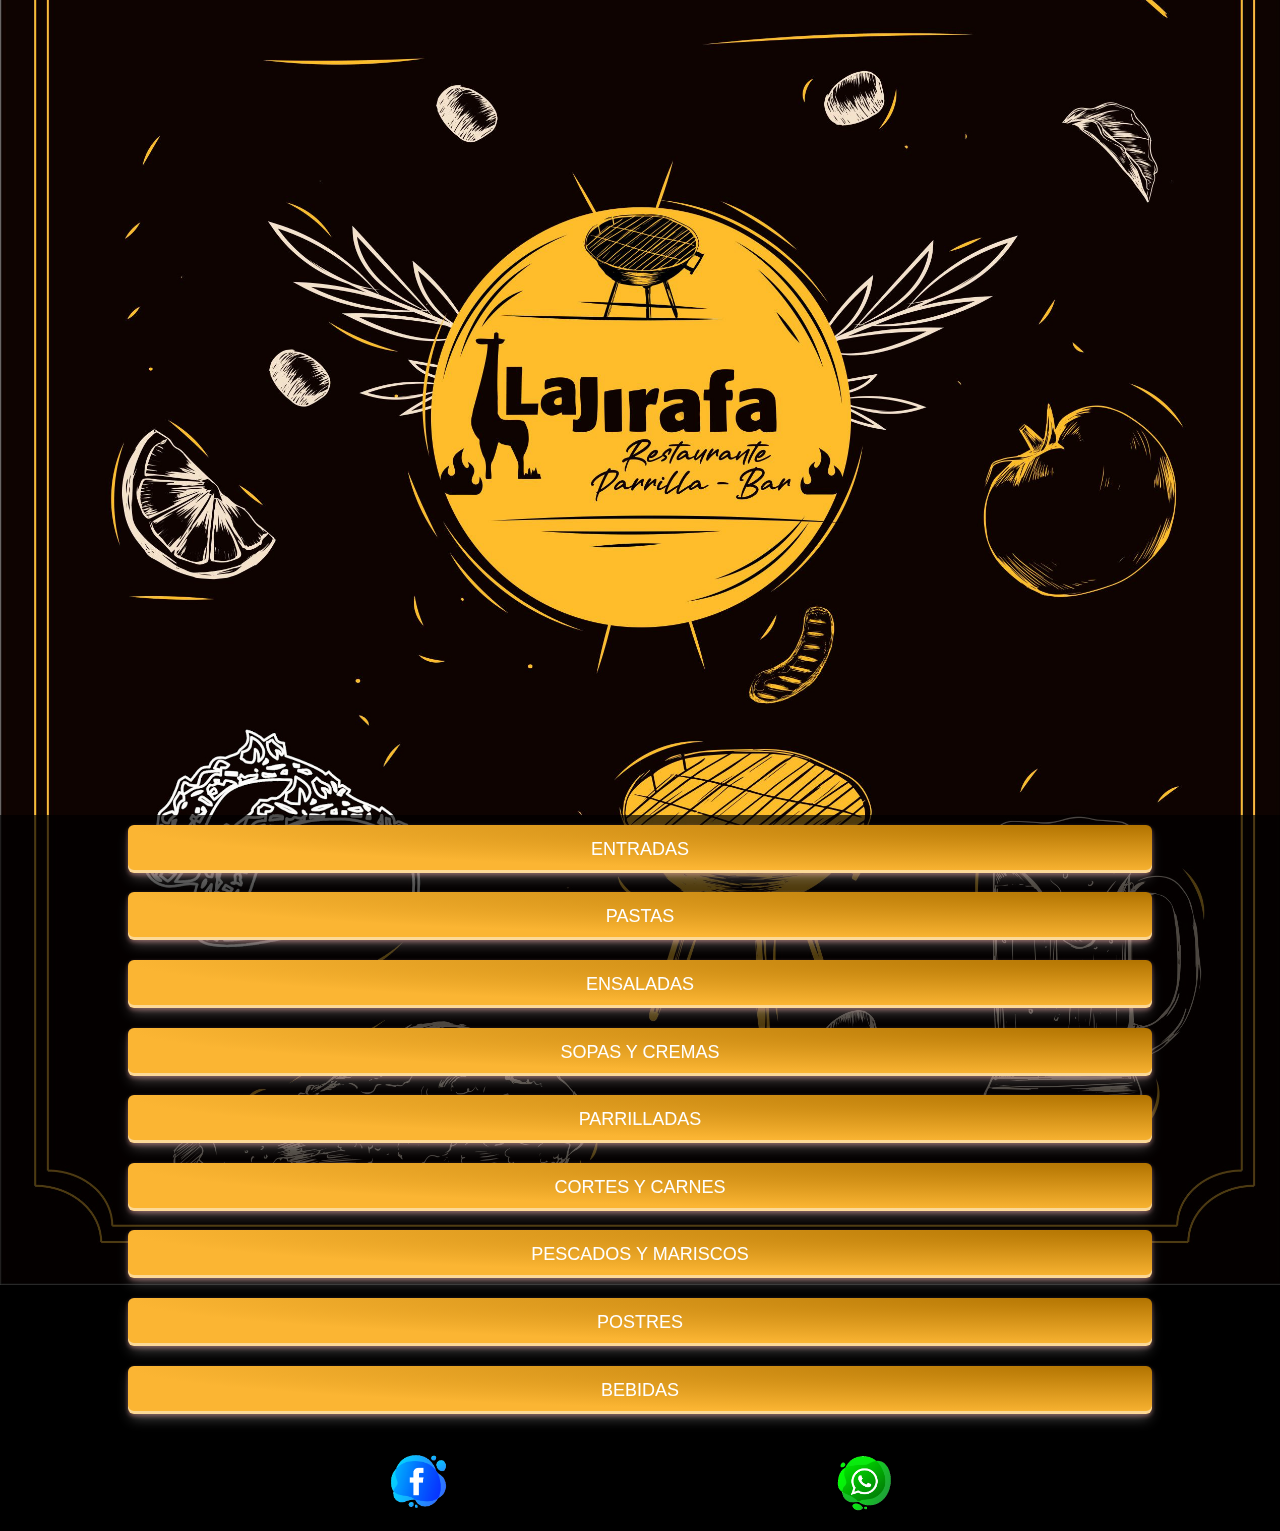
<file: index.html>
<!DOCTYPE html>
<html lang="es">
<head>
    <meta charset="UTF-8">
    <meta http-equiv="X-UA-Compatible" content="IE=edge">
    <meta name="viewport" content="width=device-width, initial-scale=1.0">
    <title>La Jirafa Restaurant</title>
    <link rel="shortcut icon" type="image/png" href="assets/Logo.png">
    <link rel="stylesheet" href="css/style.css">
</head>
<body>
    <section class="vacio"></section>
    <section class="container vertical fondoOpaco">
        <a href="entradas.html"class="aButon"><button class="button-29" role="button">ENTRADAS</button></a>
        <a href="pastas.html"class="aButon"><button class="button-29" role="button">PASTAS</button></a>
        <a href="ensaladas.html"class="aButon"><button class="button-29" role="button">ENSALADAS</button></a>
        <a href="sopas.html"class="aButon"><button class="button-29" role="button">SOPAS Y CREMAS</button></a>
        <a href="parrilladas.html"class="aButon"><button class="button-29" role="button">PARRILLADAS</button></a>
        <a href="cortes.html"class="aButon"><button class="button-29" role="button">CORTES Y CARNES</button></a>
        <a href="pescados.html"class="aButon"><button class="button-29" role="button">PESCADOS Y MARISCOS</button></a>
        <a href="postres.html"class="aButon"><button class="button-29" role="button">POSTRES</button></a>
        <a href="bebidas.html"class="aButon"><button class="button-29" role="button">BEBIDAS</button></a>
    </section>
    <footer class="container horizontal fondoOpaco">
        <a href="https://www.facebook.com/La-Jirafa-Restaurant-Bar-150622898371510"><img src="assets/fb.png" alt="FB" class="redes"></a>
        <a href="https://web.whatsapp.com/"><img src="assets/wa.png" alt="whatsapp" class="redes"></a>
    </footer>
</body>
</html>
</file>
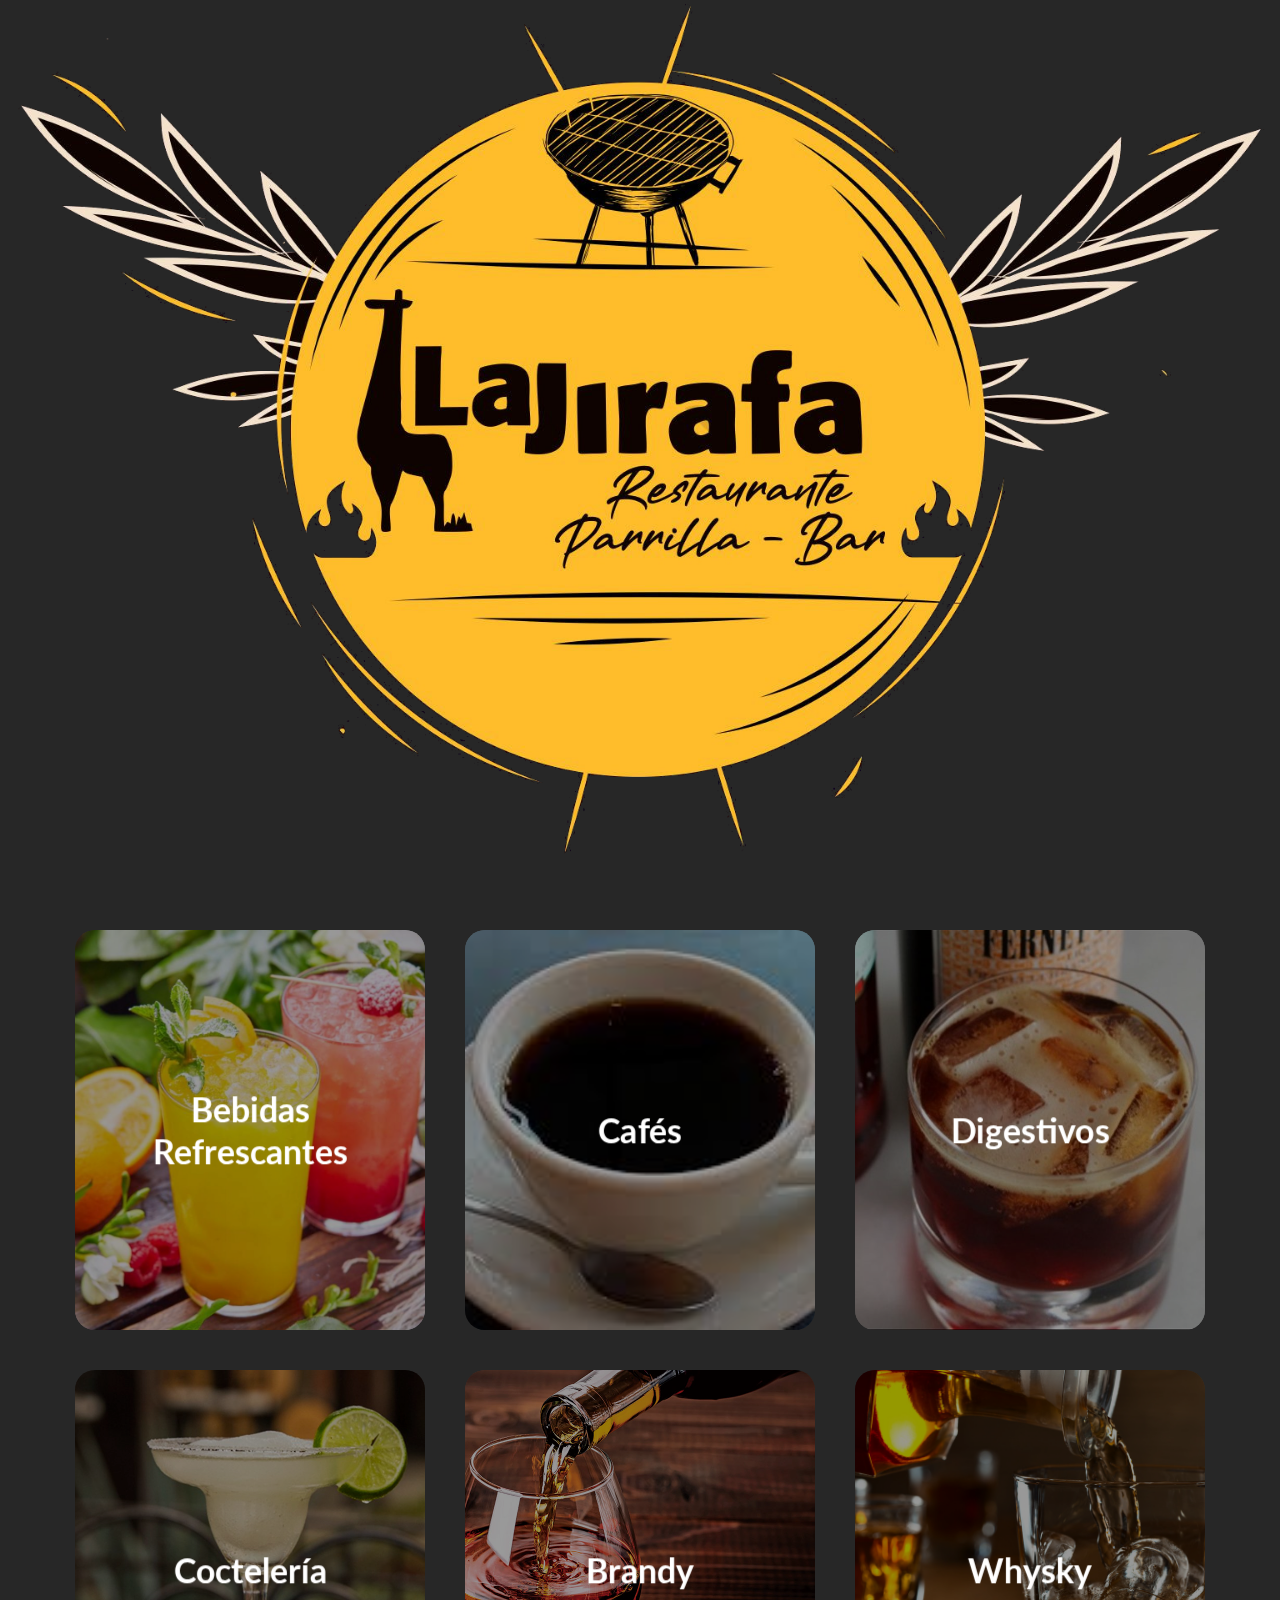
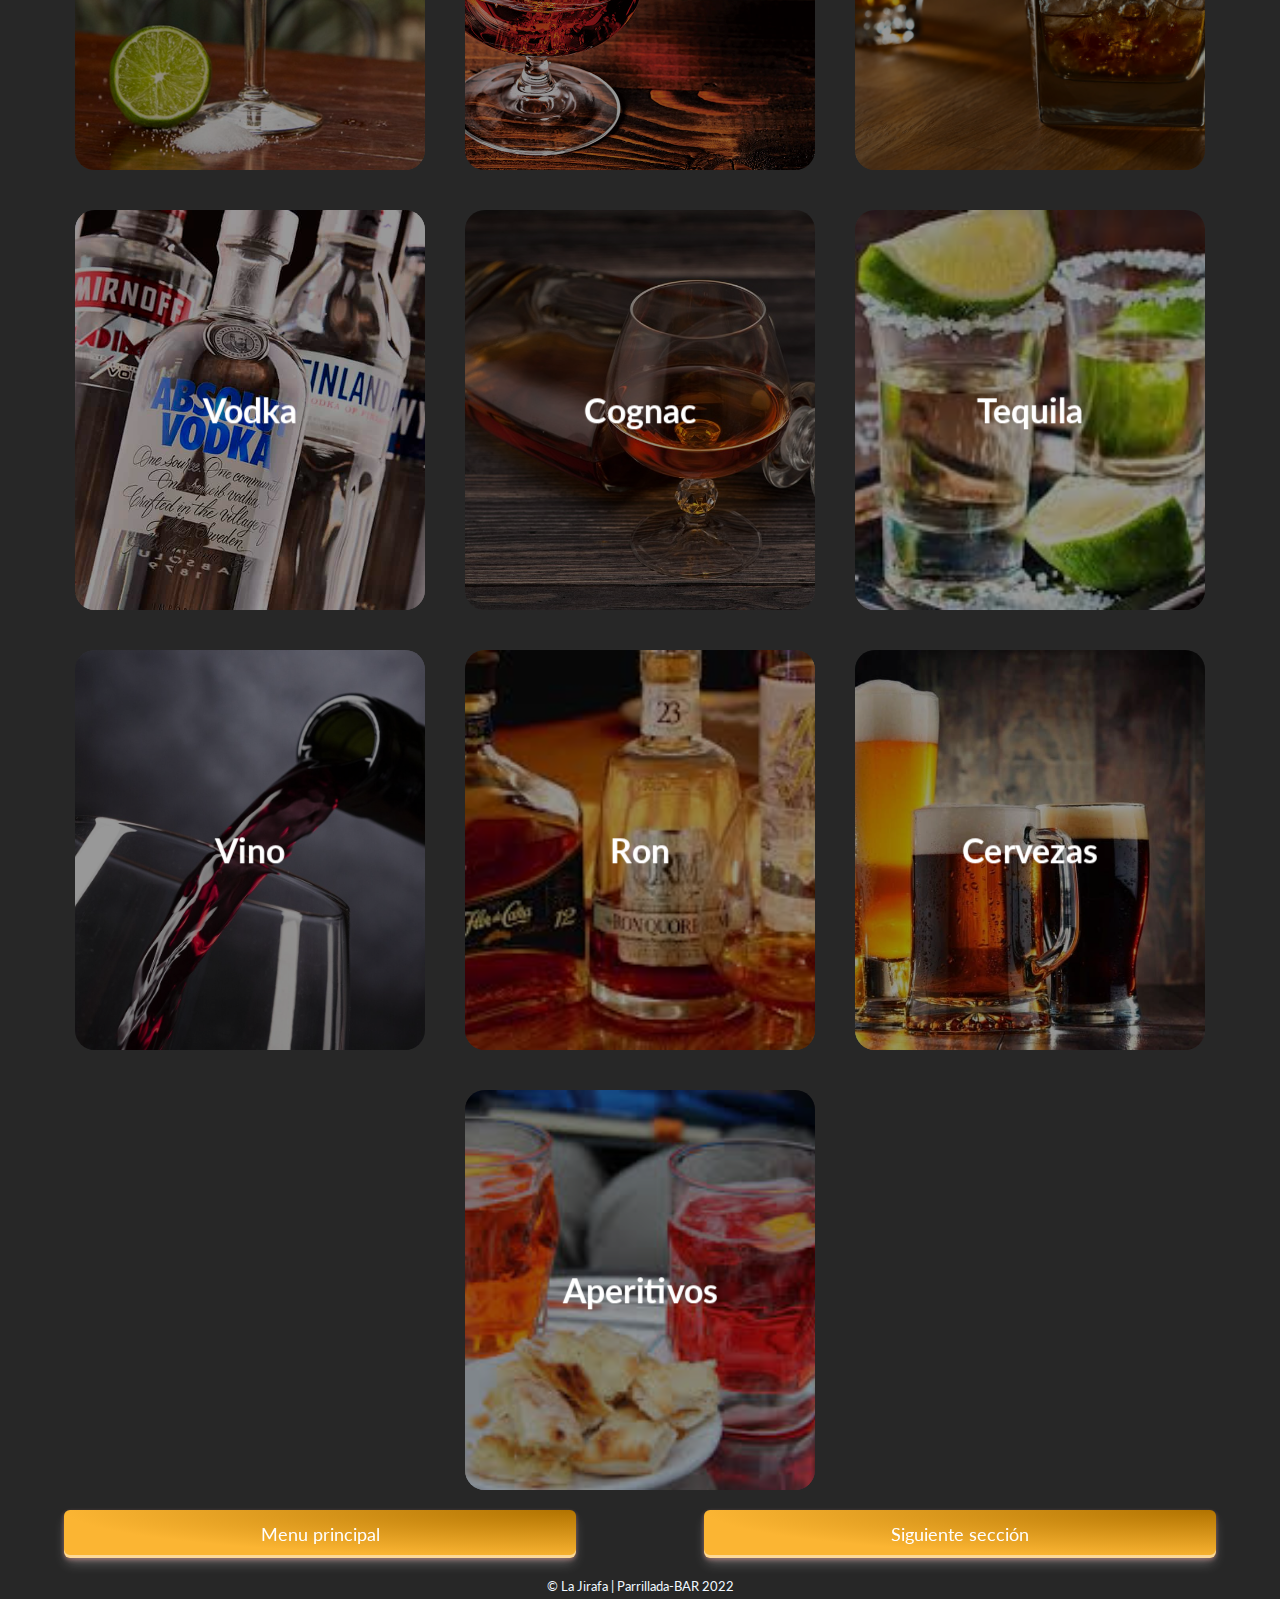
<file: bebidas.html>
<!DOCTYPE html>
<html lang="en">
<head>
    <meta charset="UTF-8">
    <meta http-equiv="X-UA-Compatible" content="IE=edge">
    <meta name="viewport" content="width=device-width, initial-scale=1.0">
    <title>Menu Parrillada</title>
    <link rel="shortcut icon" type="image/png" href="assets/Logo.png">
    <link rel="stylesheet" href="css/style.css">
    <link rel="stylesheet" href="css/estilos.css">
</head>
<body>
    <header>
        <a href="index.html"><img src="assets/Logo.png" alt="La Jirafa Restaurante" id="logo"></a>
    </header>

    <main>

        <div class="container__card">

            <div class="card__father">
                <div class="card">
                    <div class="card__front" style="background-image: url(assets/Bebidas/refrescantes.jpg);">
                        <div class="bg"></div>
                        <div class="body__card_front">
                            <h1>Bebidas Refrescantes</h1>
                        </div>
                    </div>
                    <div class="card__back">
                        <div class="body__card_back">
                            <ul>
                                <li>Limonada ó Naranjada 275ml: $30</li>
                                <li>Jarra de Naranjada 1300ml: $90</li>
                                <li>Jarra de Limonada 1300ml: $90</li>
                                <li>Jarra de Agua Preparada 1300ml: $80</li>
                                <li>Tarro de Agua Preparada 1ltr: $50</li>
                                <li>Jarra de Sangría 1300ml: $140</li>
                                <li>Jarra Tipo Clericot 1300ml: $160</li>
                                <li>Refresco 355ml: $30</li>
                                <li>Botella de Agua 500ml: $25</li>
                            </ul>
                            <!--input type="button" value="Leer Más"-->
                        </div>
                    </div>
                </div>
            </div>

            <div class="card__father">
                <div class="card">
                    <div class="card__front" style="background-image: url(assets/Bebidas/cafe.jpg);">
                        <div class="bg"></div>
                        <div class="body__card_front">
                            <h1>Cafés</h1>
                        </div>
                    </div>
                    <div class="card__back">
                        <div class="body__card_back">
                            <ul>
                                <li>Americano 200ml: $30</li>
                                <li>Expresso 100ml: $30</li>
                                <li>Capuccino 200ml: $35</li>
                                <li>Capuccino de Sabores(Rompope,Almendrado y Cajeta) 200ml: $45</li>
                                <!--li>Café Irlandes 200ml: $80</li-->
                                <li>Te: Verde,Manzanilla y limón 200ml: $30</li>
                            </ul>
                            <!--input type="button" value="Leer Más"-->
                        </div>
                    </div>
                </div>
            </div>

            <div class="card__father">
                <div class="card">
                    <div class="card__front" style="background-image: url(assets/Bebidas/digestivo.jpg);">
                        <div class="bg"></div>
                        <div class="body__card_front">
                            <h1>Digestivos</h1>
                        </div>
                    </div>
                    <div class="card__back">
                        <div class="body__card_back">
                            <ul>
                                <li>Anis del Mono D.yS. 45ml: $70</li>
                                <li>Anis Chinchon D.yS. 45ml: $70</li>
                                <li>Sambuca Nero 45ml: $75</li>
                                <li>Amaretto Disaronno 45ml: $75</li>
                                <li>Bayles 45ml: $80</li>
                                <li>Licor 43 45ml: $75</li>
                                <li>Strega 45ml: $90</li>
                                <li>Frangelico 45ml: $90</li>
                                <li>Kahlúa 45ml: $50</li>
                            </ul>
                            <!--input type="button" value="Leer Más"-->
                        </div>
                    </div>
                </div>
            </div>

            <div class="card__father">
                <div class="card">
                    <div class="card__front" style="background-image: url(assets/Bebidas/cocteleria.jpg);">
                        <div class="bg"></div>
                        <div class="body__card_front">
                            <h1>Coctelería</h1>
                        </div>
                    </div>
                    <div class="card__back">
                        <div class="body__card_back">
                            <ul>
                                <li>Jirafa Azul 150ml: $70</li>
                                <li>Piña colada 150ml: $70</li>
                                <li>Midori Colado 150ml: $70</li>
                                <li>Medias de Seda 150ml: $60</li>
                                <li>Alfonso XIII 75ml: $60</li>
                                <li>Beso de Angel 75ml: $60</li>
                                <li>Splash 75ml: $60</li>
                                <!--li>Cosmopolitan 100ml: $60</li-->
                                <li>Negroni 100ml: $70</li>
                                <li>Martini 100ml: $60</li>
                                <li>Margarita 175ml: $60</li>
                                <li>Clamato preparado 275ml: $60</li>
                                <li>Sangría preparada 275ml: $60</li>
                                <li>Paloma 275ml: $60</li>
                                <li>Tom Collins 275ml: $60</li>
                                <li>Bull 250ml: $70</li>
                                <li>Piedra 45ml: $60</li>
                            </ul>
                            <!--input type="button" value="Leer Más"-->
                        </div>
                    </div>
                </div>
            </div>

            <div class="card__father">
                <div class="card">
                    <div class="card__front" style="background-image: url(assets/Bebidas/brandy.jpg);">
                        <div class="bg"></div>
                        <div class="body__card_front">
                            <h1>Brandy</h1>
                        </div>
                    </div>
                    <div class="card__back">
                        <div class="body__card_back">
                            <ul>
                                <li>Fundador 45ml: $65</li>
                                <!--li>Terry / 1900 45ml: $65</li-->
                                <li>Magno 45ml: $65</li>
                                <li>Torres 5 45ml: $60</li>
                                <li>Torres 10 45ml: $65</li>
                            </ul>
                            <!--input type="button" value="Leer Más"-->
                        </div>
                    </div>
                </div>
            </div>

            <div class="card__father">
                <div class="card">
                    <div class="card__front" style="background-image: url(assets/Bebidas/whysky.jpg);">
                        <div class="bg"></div>
                        <div class="body__card_front">
                            <h1>Whysky</h1>
                        </div>
                    </div>
                    <div class="card__back">
                        <div class="body__card_back">
                            <ul>
                                <li>J.B. 45ml: $65</li>
                                <li>Passport 45ml: $65</li>
                                <li>Jhonhie Walker E.Roja 45ml: $70</li>
                                <li>Jhonhie Walker E.Negra 45ml: $90</li>
                                <li>Chivas Regal 45ml: $85</li>
                                <li>Buchanan's 12 45ml: $90</li>
                            </ul>
                            <!--input type="button" value="Leer Más"-->
                        </div>
                    </div>
                </div>
            </div>

            <div class="card__father">
                <div class="card">
                    <div class="card__front" style="background-image: url(assets/Bebidas/Vodka.jpg);">
                        <div class="bg"></div>
                        <div class="body__card_front">
                            <h1>Vodka</h1>
                        </div>
                    </div>
                    <div class="card__back">
                        <div class="body__card_back">
                            <ul>
                                <li>Wyborowa 45ml: $55</li>
                                <li>Stolichnaya 45ml: $60</li>
                                <li>Absolut Azul 45ml: $60</li>
                                <li>Smirnorff 45ml: $55</li>
                            </ul>
                            <!--input type="button" value="Leer Más"-->
                        </div>
                    </div>
                </div>
            </div>

            <div class="card__father">
                <div class="card">
                    <div class="card__front" style="background-image: url(assets/Bebidas/cognac.jpg);">
                        <div class="bg"></div>
                        <div class="body__card_front">
                            <h1>Cognac</h1>
                        </div>
                    </div>
                    <div class="card__back">
                        <div class="body__card_back">
                            <ul>
                                <li>Martell V.S. 45ml: $75</li>
                                <li>Martell V.S.O.P. 45ml: $85</li>
                                <li>Remy Martin 45ml: $85</li>
                                <li>Hennessy V.S.O.P. 45ml: $85</li>
                                <li>Courvoisier 45ml: $80</li>
                            </ul>
                            <!--input type="button" value="Leer Más"-->
                        </div>
                    </div>
                </div>
            </div>

            <div class="card__father">
                <div class="card">
                    <div class="card__front" style="background-image: url(assets/Bebidas/tequila.jpg);">
                        <div class="bg"></div>
                        <div class="body__card_front">
                            <h1>Tequila</h1>
                        </div>
                    </div>
                    <div class="card__back">
                        <div class="body__card_back">
                            <ul>
                                <li>Sauza Hornitos 45ml: $65</li>
                                <li>S.Conmemorativo 45ml: $70</li>
                                <li>Herradura Blanco 45ml: $65</li>
                                <li>Herradura Reposado 45ml: $80</li>
                                <li>Don Julio Blanco 45ml: $70</li>
                                <li>Don Julio Reposado 45ml: $80</li>
                                <li>Cuervo Especial 45ml: $65</li>
                                <li>Cuervo Tradicional 45ml: $75</li>
                                <li>Cazadores Blanco 45ml: $65</li>
                                <li>Cazadores Reposado 45ml: $80</li>
                                <li>7 Lenguas Blanco 45ml: $65</li>
                                <li>7 Lenguas Reposado 45ml: $75</li>
                                <li>Corralejo Blanco 45ml: $65</li>
                                <li>Corralejo Reposado 45ml: $75</li>
                                <li>Jimador 45ml: $65</li>
                                <li>Centenario 45ml: $65</li>
                            </ul>
                            <!--input type="button" value="Leer Más"-->
                        </div>
                    </div>
                </div>
            </div>

            <div class="card__father">
                <div class="card">
                    <div class="card__front" style="background-image: url(assets/Bebidas/vino.jpg);">
                        <div class="bg"></div>
                        <div class="body__card_front">
                            <h1>Vino</h1>
                        </div>
                    </div>
                    <div class="card__back">
                        <div class="body__card_back">
                            <h4>750ml</h4>
                            <ul>
                                <li>Concha y Toro</li>
                                <li>Tinto Zin Fandel</li>
                                <li>Tinto Cavernet</li>
                                <li>Blanc de Blancs</li>
                                <li>Casillero del Diablo</li>
                            </ul>
                            <!--input type="button" value="Leer Más"-->
                        </div>
                    </div>
                </div>
            </div>

            <div class="card__father">
                <div class="card">
                    <div class="card__front" style="background-image: url(assets/Bebidas/ron.jpg);">
                        <div class="bg"></div>
                        <div class="body__card_front">
                            <h1>Ron</h1>
                        </div>
                    </div>
                    <div class="card__back">
                        <div class="body__card_back">
                            <ul>
                                <li>Bacardi Blanco 45ml: $55</li>
                                <li>Bacardi Solera 45ml: $60</li>
                                <li>Bacardi Limón 45ml: $45</li>
                                <li>Appleton State/Special 45ml: $60</li>
                                <li>Matusalem Clásico 45ml: $60</li>
                                <li>Havana Club 3 años/Añejo Especial 45ml: $60</li>
                                <li>Malibu 45ml: $50</li>
                            </ul>
                            <!--input type="button" value="Leer Más"-->
                        </div>
                    </div>
                </div>
            </div>

            <div class="card__father">
                <div class="card">
                    <div class="card__front" style="background-image: url(assets/Bebidas/cerveza.jpg);">
                        <div class="bg"></div>
                        <div class="body__card_front">
                            <h1>Cervezas</h1>
                        </div>
                    </div>
                    <div class="card__back">
                        <div class="body__card_back">
                            <ul>
                                <li>Corona 355ml: $30</li>
                                <li>Pacifíco 355ml: $30</li>
                                <li>Victoria 355ml: $30</li>
                                <li>Leon 355ml: $30</li>
                                <li>Negra Modelo 355ml: $35</li>
                                <li>Michelada 400ml: $35</li>
                                <li>Chelada 400ml: $40</li>
                            </ul>
                            <!--input type="button" value="Leer Más"-->
                        </div>
                    </div>
                </div>
            </div>

            <div class="card__father">
                <div class="card">
                    <div class="card__front" style="background-image: url(assets/Bebidas/aperitivo.jpg);">
                        <div class="bg"></div>
                        <div class="body__card_front">
                            <h1>Aperitivos</h1>
                        </div>
                    </div>
                    <div class="card__back">
                        <div class="body__card_back">
                            <ul>
                                <li>Campari 45ml: $55</li>
                                <li>Cinzano Dulce 45ml: $50</li>
                                <li>Dubonnet 45ml: $50</li>
                                <hr>
                                <li>Señorío Blanco 45ml: $65</li>
                                <li>Señorío Rosado 45ml: $65</li>
                            </ul>
                            <!--input type="button" value="Leer Más"-->
                        </div>
                    </div>
                </div>
            </div>

        </div>

        <nav id="navegacion">
            <a href="index.html"><button class="button-29" role="button">Menu principal</button></a>
            <a href="entradas.html"><button class="button-29" role="button">Siguiente sección</button></a>
        </nav>

    </main>

    <footer>
        <small> © La Jirafa | Parrillada-BAR 2022</small>
    </footer>
</body>
</html>
</file>
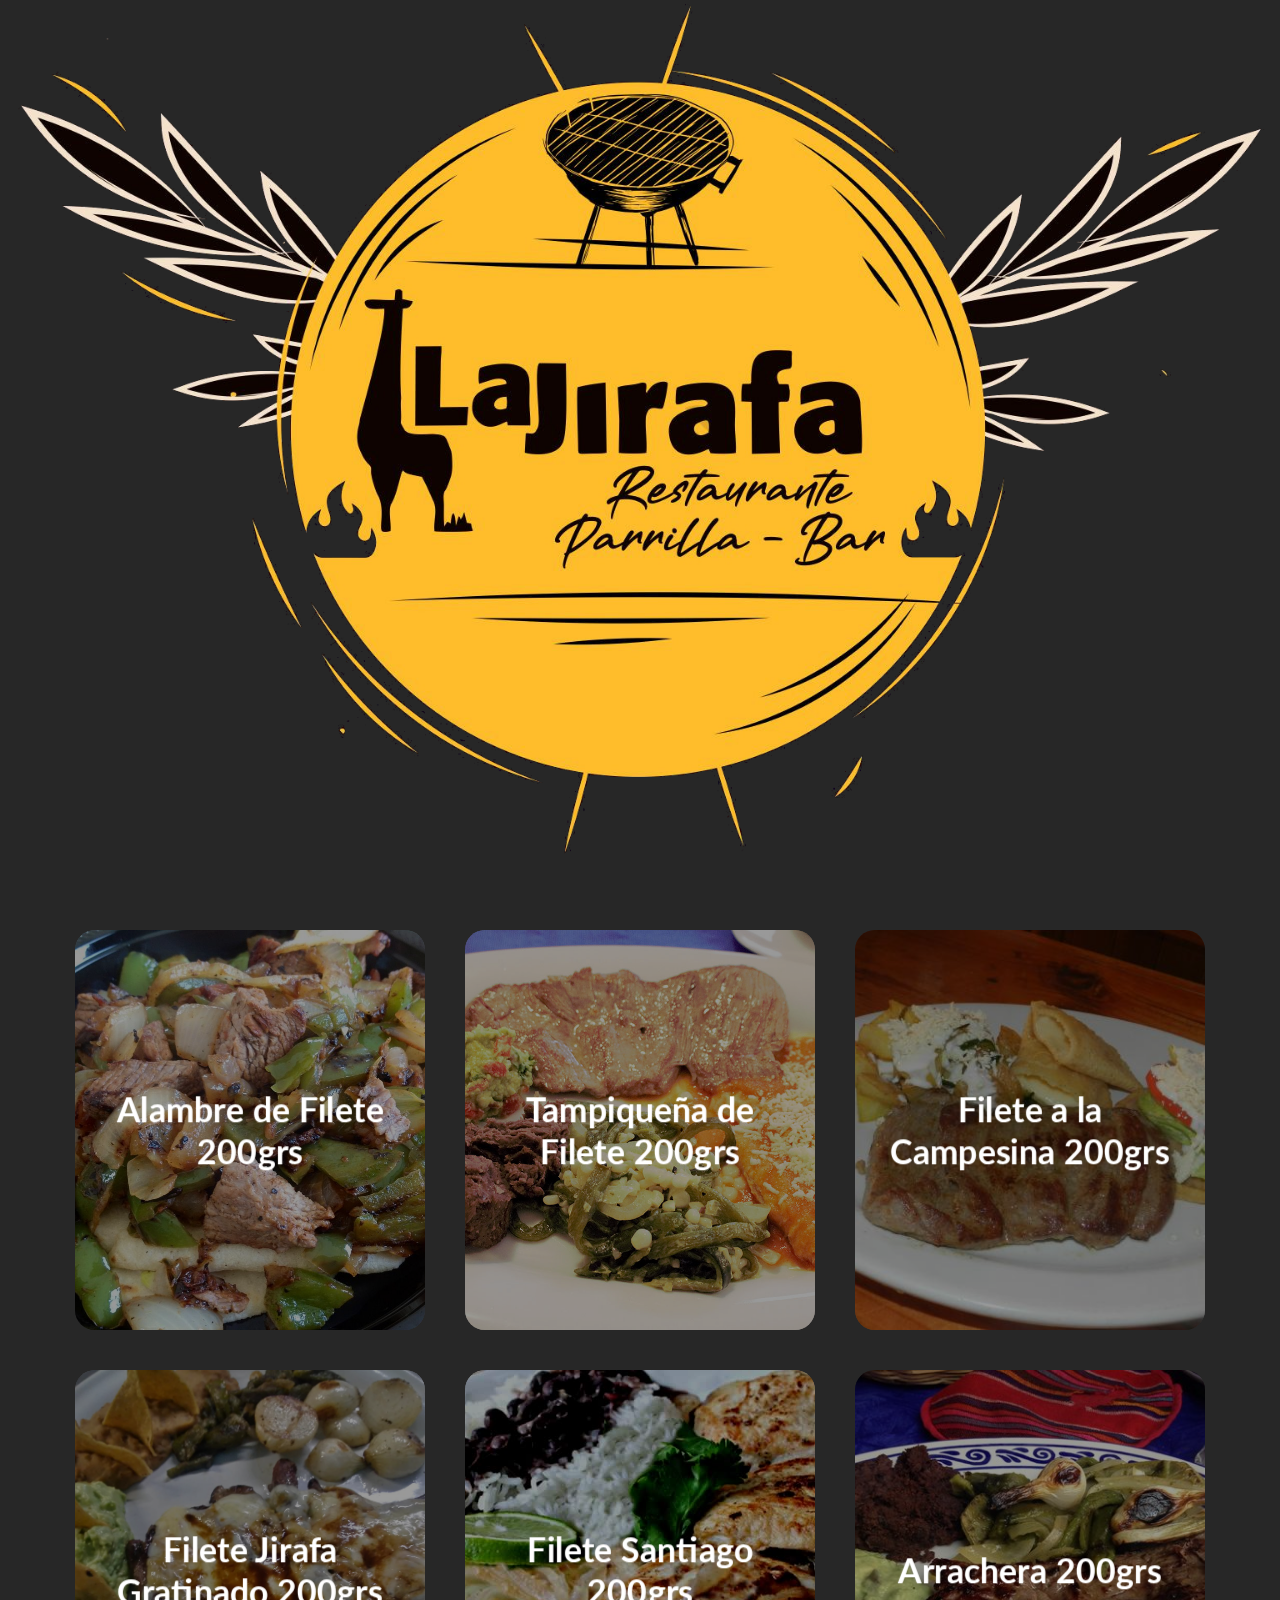
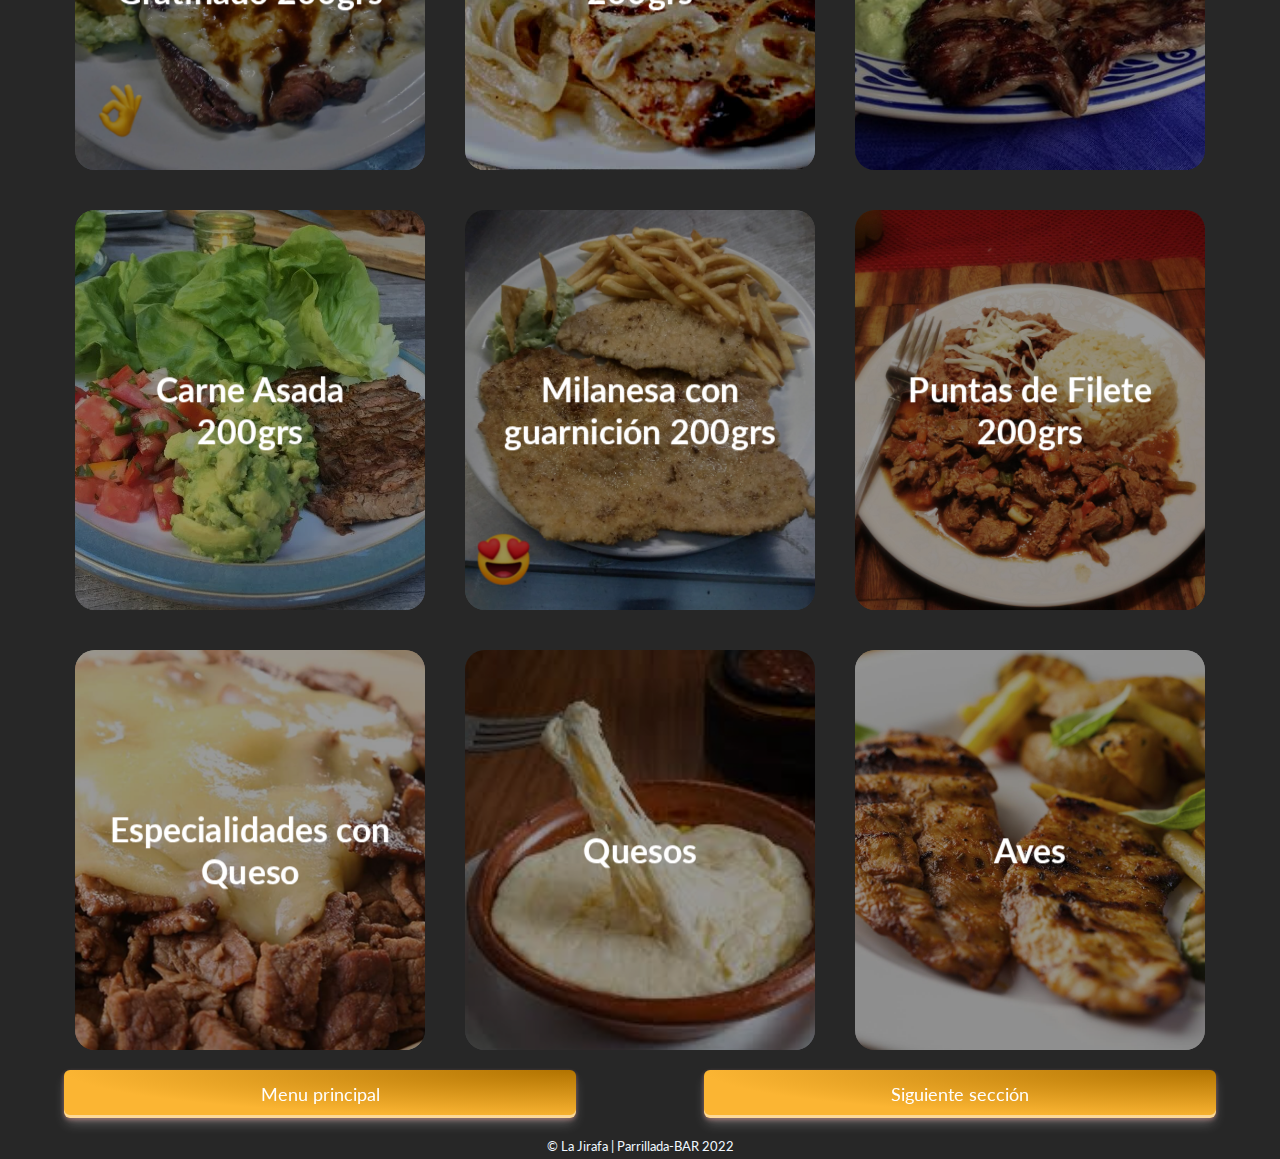
<file: cortes.html>
<!DOCTYPE html>
<html lang="en">
<head>
    <meta charset="UTF-8">
    <meta http-equiv="X-UA-Compatible" content="IE=edge">
    <meta name="viewport" content="width=device-width, initial-scale=1.0">
    <title>Menu Parrillada</title>
    <link rel="shortcut icon" type="image/png" href="assets/Logo.png">
    <link rel="stylesheet" href="css/style.css">
    <link rel="stylesheet" href="css/estilos.css">
</head>
<body>
    <header>
        <a href="index.html"><img src="assets/Logo.png" alt="La Jirafa Restaurante" id="logo"></a>
    </header>

    <main>
        <!--guarnicion al gusto para todos los cortes-->
        <div class="container__card">

            <div class="card__father">
                <div class="card">
                    <div class="card__front" style="background-image: url(assets/Cortes_y_Carnes/alambre.jpg);">
                        <div class="bg"></div>
                        <div class="body__card_front">
                            <h1>Alambre de Filete 200grs</h1>
                        </div>
                    </div>
                    <div class="card__back">
                        <div class="body__card_back">
                            <h1>$180</h1>
                            <p>Tocino, Pimienta y Cebolla</p>
                            <!--input type="button" value="Leer Más"-->
                        </div>
                    </div>
                </div>
            </div>

            <div class="card__father">
                <div class="card">
                    <div class="card__front" style="background-image: url(assets/Cortes_y_Carnes/tampiqueña.jpg);">
                        <div class="bg"></div>
                        <div class="body__card_front">
                            <h1>Tampiqueña de Filete 200grs</h1>
                        </div>
                    </div>
                    <div class="card__back">
                        <div class="body__card_back">
                            <h1>$210</h1>
                            <ul>
                                <li>Chalupas[1]</li>
                                <li>Enchilada[1]</li>
                                <li>Rajas poblanas</li>
                                <li>Guacamole</li>
                                <li>Refritos</li>
                            </ul>
                            <!--input type="button" value="Leer Más"-->
                        </div>
                    </div>
                </div>
            </div>

            <div class="card__father">
                <div class="card">
                    <div class="card__front" style="background-image: url(assets/Cortes_y_Carnes/campesina.jpg);">
                        <div class="bg"></div>
                        <div class="body__card_front">
                            <h1>Filete a la Campesina 200grs</h1>
                        </div>
                    </div>
                    <div class="card__back">
                        <div class="body__card_back">
                            <h1>$180</h1>
                            <p>Rajas poblanas, papas ala francesa, cebollitas y guacamole.</p>
                            <!--input type="button" value="Leer Más"-->
                        </div>
                    </div>
                </div>
            </div>

            <div class="card__father">
                <div class="card">
                    <div class="card__front" style="background-image: url(assets/Cortes_y_Carnes/jirafa.jpg);">
                        <div class="bg"></div>
                        <div class="body__card_front">
                            <h1>Filete Jirafa Gratinado 200grs</h1>
                        </div>
                    </div>
                    <div class="card__back">
                        <div class="body__card_back">
                            <h1>$220</h1>
                            <p>Rajas poblanas, cebollitas, guacamole y frijoles refritos.</p>
                            <!--input type="button" value="Leer Más"-->
                        </div>
                    </div>
                </div>
            </div>

            <div class="card__father">
                <div class="card">
                    <div class="card__front" style="background-image: url(assets/Cortes_y_Carnes/santiago.jpg);">
                        <div class="bg"></div>
                        <div class="body__card_front">
                            <h1>Filete Santiago 200grs</h1>
                        </div>
                    </div>
                    <div class="card__back">
                        <div class="body__card_back">
                            <h1>$180</h1>
                            <p>Rajas poblanas, cebollitas,guacamole y frijoles refritos.</p>
                            <!--input type="button" value="Leer Más"-->
                        </div>
                    </div>
                </div>
            </div>

            <div class="card__father">
                <div class="card">
                    <div class="card__front" style="background-image: url(assets/Cortes_y_Carnes/arrachera.jpg);">
                        <div class="bg"></div>
                        <div class="body__card_front">
                            <h1>Arrachera 200grs</h1>
                        </div>
                    </div>
                    <div class="card__back">
                        <div class="body__card_back">
                            <h1>$190</h1>
                            <p>Nopales refritos, cebollitas y guacamole</p>
                            <!--input type="button" value="Leer Más"-->
                        </div>
                    </div>
                </div>
            </div>

            <div class="card__father">
                <div class="card">
                    <div class="card__front" style="background-image: url(assets/Cortes_y_Carnes/asada.jpeg);">
                        <div class="bg"></div>
                        <div class="body__card_front">
                            <h1>Carne Asada 200grs</h1>
                        </div>
                    </div>
                    <div class="card__back">
                        <div class="body__card_back">
                            <h1>$170</h1>
                            <p>Nopales refritos, cebollitas y guacamole.</p>
                            <!--input type="button" value="Leer Más"-->
                        </div>
                    </div>
                </div>
            </div>

            <div class="card__father">
                <div class="card">
                    <div class="card__front" style="background-image: url(assets/Cortes_y_Carnes/milanesa.jpg);">
                        <div class="bg"></div>
                        <div class="body__card_front">
                            <h1>Milanesa con guarnición 200grs</h1>
                        </div>
                    </div>
                    <div class="card__back">
                        <div class="body__card_back">
                            <h1>$170</h1>
                            <p>Papas a la francesa con guacamole.</p>
                            <!--input type="button" value="Leer Más"-->
                        </div>
                    </div>
                </div>
            </div>

            <div class="card__father">
                <div class="card">
                    <div class="card__front" style="background-image: url(assets/Cortes_y_Carnes/puntas.jpg);">
                        <div class="bg"></div>
                        <div class="body__card_front">
                            <h1>Puntas de Filete 200grs</h1>
                        </div>
                    </div>
                    <div class="card__back">
                        <div class="body__card_back">
                            <h1>$180</h1>
                            <p>Al chipotle o a la mexicana con arroz y guacamole.</p>
                            <!--input type="button" value="Leer Más"-->
                        </div>
                    </div>
                </div>
            </div>
            
            <div class="card__father">
                <div class="card">
                    <div class="card__front" style="background-image: url(assets/Cortes_y_Carnes/especialidad.png);">
                        <div class="bg"></div>
                        <div class="body__card_front">
                            <h1>Especialidades con Queso</h1>
                        </div>
                    </div>
                    <div class="card__back">
                        <div class="body__card_back">
                            <h1>$160 c/u</h1>
                            <ul>
                                <li>Pechuga Suiza</li>
                                <li>Pechuga Suiza con adobo</li>
                                <li>Chuleta Suiza</li>
                                <li>Lomo Adobado Suizo</li>
                            </ul>
                            <!--input type="button" value="Leer Más"-->
                        </div>
                    </div>
                </div>
            </div>

            <div class="card__father">
                <div class="card">
                    <div class="card__front" style="background-image: url(assets/Cortes_y_Carnes/queso.jpg);">
                        <div class="bg"></div>
                        <div class="body__card_front">
                            <h1>Quesos</h1>
                        </div>
                    </div>
                    <div class="card__back">
                        <div class="body__card_back">
                            <ul>
                                <li>Chistorra $70</li>
                                <li>Chorizo $70</li>
                                <li>Natural $65</li>
                                <li>Rajas $70</li>
                                <!--li>Jamón $70</li-->
                            </ul>
                            <!--input type="button" value="Leer Más"-->
                        </div>
                    </div>
                </div>
            </div>

            <div class="card__father">
                <div class="card">
                    <div class="card__front" style="background-image: url(assets/Cortes_y_Carnes/plancha.jpg);">
                        <div class="bg"></div>
                        <div class="body__card_front">
                            <h1>Aves</h1>
                        </div>
                    </div>
                    <div class="card__back">
                        <div class="body__card_back">
                            <ul>
                                <li>Pechuga a la plancha 200grs $180</li>
                                <li>Pechuga a la tampiqueña 200grs $190 (2chalupas)</li>
                            </ul>
                            <p>Ambas acompañadas con nopales, frijoles refritos, cebollitas y guacamole.</p>
                            <!--input type="button" value="Leer Más"-->
                        </div>
                    </div>
                </div>
            </div>

        </div>

        <nav id="navegacion">
            <a href="index.html"><button class="button-29" role="button">Menu principal</button></a>
            <a href="pescados.html"><button class="button-29" role="button">Siguiente sección</button></a>
        </nav>

    </main>

    <footer>
        <small> © La Jirafa | Parrillada-BAR 2022</small>
    </footer>
</body>
</html>
</file>
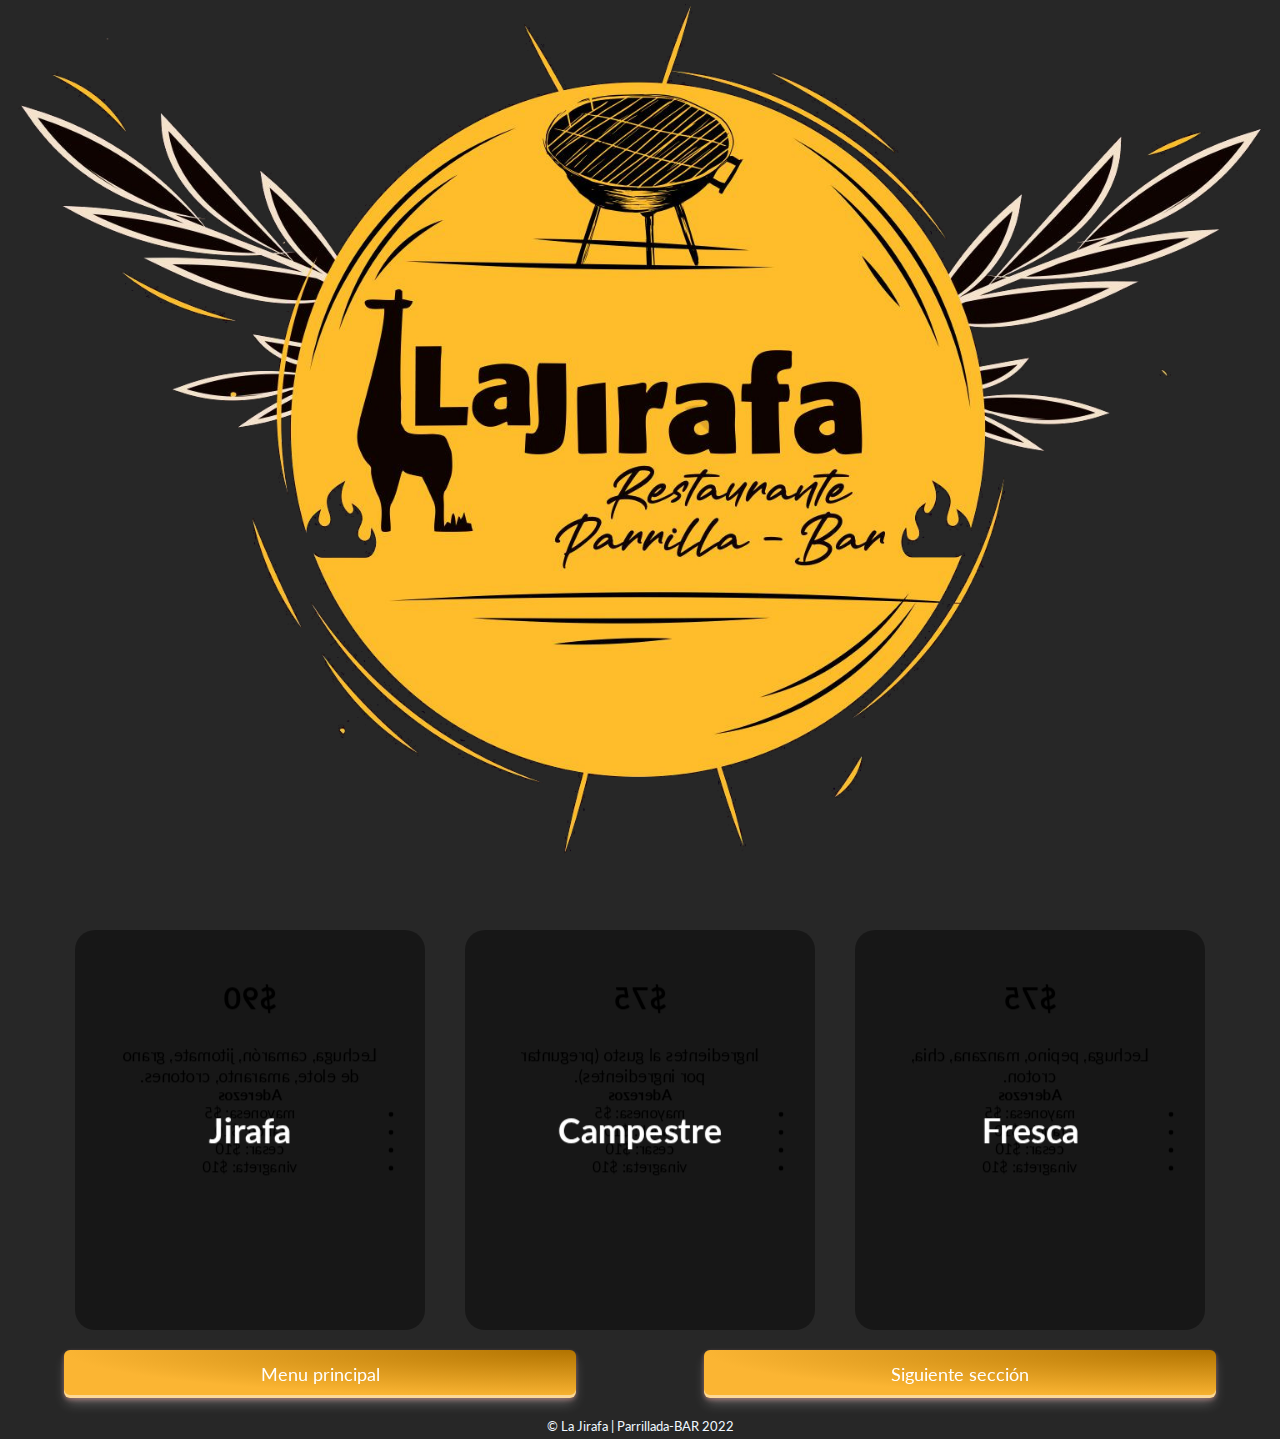
<file: ensaladas.html>
<!DOCTYPE html>
<html lang="en">
<head>
    <meta charset="UTF-8">
    <meta http-equiv="X-UA-Compatible" content="IE=edge">
    <meta name="viewport" content="width=device-width, initial-scale=1.0">
    <title>Menu Parrillada</title>
    <link rel="shortcut icon" type="image/png" href="assets/Logo.png">
    <link rel="stylesheet" href="css/style.css">
    <link rel="stylesheet" href="css/estilos.css">
</head>
<body>
    <header>
        <a href="index.html"><img src="assets/Logo.png" alt="La Jirafa Restaurante" id="logo"></a>
    </header>

    <main>

        <div class="container__card">

            <div class="card__father">
                <div class="card">
                    <div class="card__front" style="background-image: url(assets/Ensaladas/);">
                        <div class="bg"></div>
                        <div class="body__card_front">
                            <h1>Jirafa</h1>
                        </div>
                    </div>
                    <div class="card__back">
                        <div class="body__card_back">
                            <h1>$90</h1>
                            <p>Lechuga, camarón, jitomate, grano de elote, amaranto, crotones.</p>
                            <h4>Aderezos</h4>
                            <ul>
                                <li>mayonesa: $5</li>
                                <li>ranch: $10</li>
                                <li>cesar: $10</li>
                                <li>vinagreta: $10</li>
                            </ul>
                            <!--input type="button" value="Leer Más"-->
                        </div>
                    </div>
                </div>
            </div>

            <div class="card__father">
                <div class="card">
                    <div class="card__front" style="background-image: url(assets/Ensaladas/);">
                        <div class="bg"></div>
                        <div class="body__card_front">
                            <h1>Campestre</h1>
                        </div>
                    </div>
                    <div class="card__back">
                        <div class="body__card_back">
                            <h1>$75</h1>
                            <!--p>Lechuga, queso, jitomate, grano de elote, jamón.</p-->
                            <p>Ingredientes al gusto (preguntar por ingredientes).</p>
                            <h4>Aderezos</h4>
                            <ul>
                                <li>mayonesa: $5</li>
                                <li>ranch: $10</li>
                                <li>cesar: $10</li>
                                <li>vinagreta: $10</li>
                            </ul>
                            <!--input type="button" value="Leer Más"-->
                        </div>
                    </div>
                </div>
            </div>

            <div class="card__father">
                <div class="card">
                    <div class="card__front" style="background-image: url(assets/Ensaladas/);">
                        <div class="bg"></div>
                        <div class="body__card_front">
                            <h1>Fresca</h1>
                        </div>
                    </div>
                    <div class="card__back">
                        <div class="body__card_back">
                            <h1>$75</h1>
                            <p>Lechuga, pepino, manzana, chia, croton.</p>
                            <h4>Aderezos</h4>
                            <ul>
                                <li>mayonesa: $5</li>
                                <li>ranch: $10</li>
                                <li>cesar: $10</li>
                                <li>vinagreta: $10</li>
                            </ul>
                            <!--input type="button" value="Leer Más"-->
                        </div>
                    </div>
                </div>
            </div>

        </div>

        <nav id="navegacion">
            <a href="index.html"><button class="button-29" role="button">Menu principal</button></a>
            <a href="sopas.html"><button class="button-29" role="button">Siguiente sección</button></a>
        </nav>

    </main>

    <footer>
        <small> © La Jirafa | Parrillada-BAR 2022</small>
    </footer>
</body>
</html>
</file>
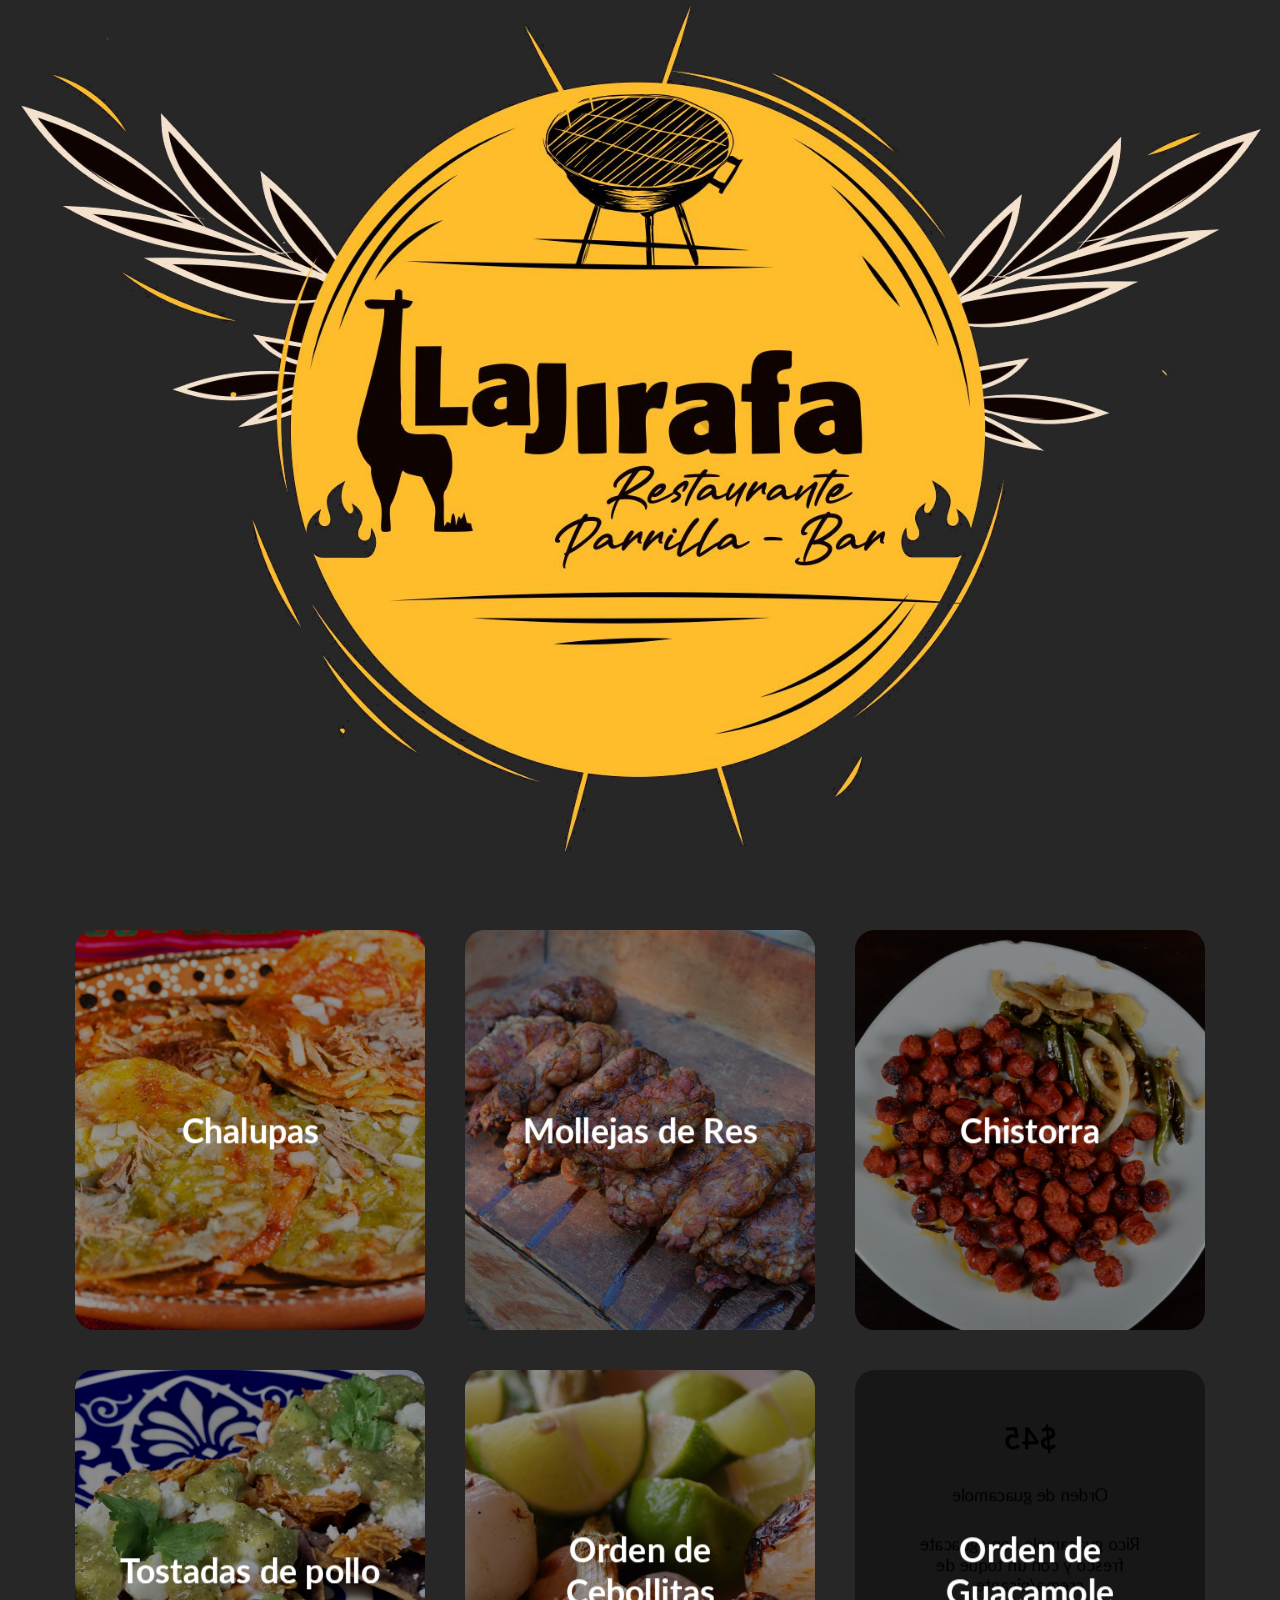
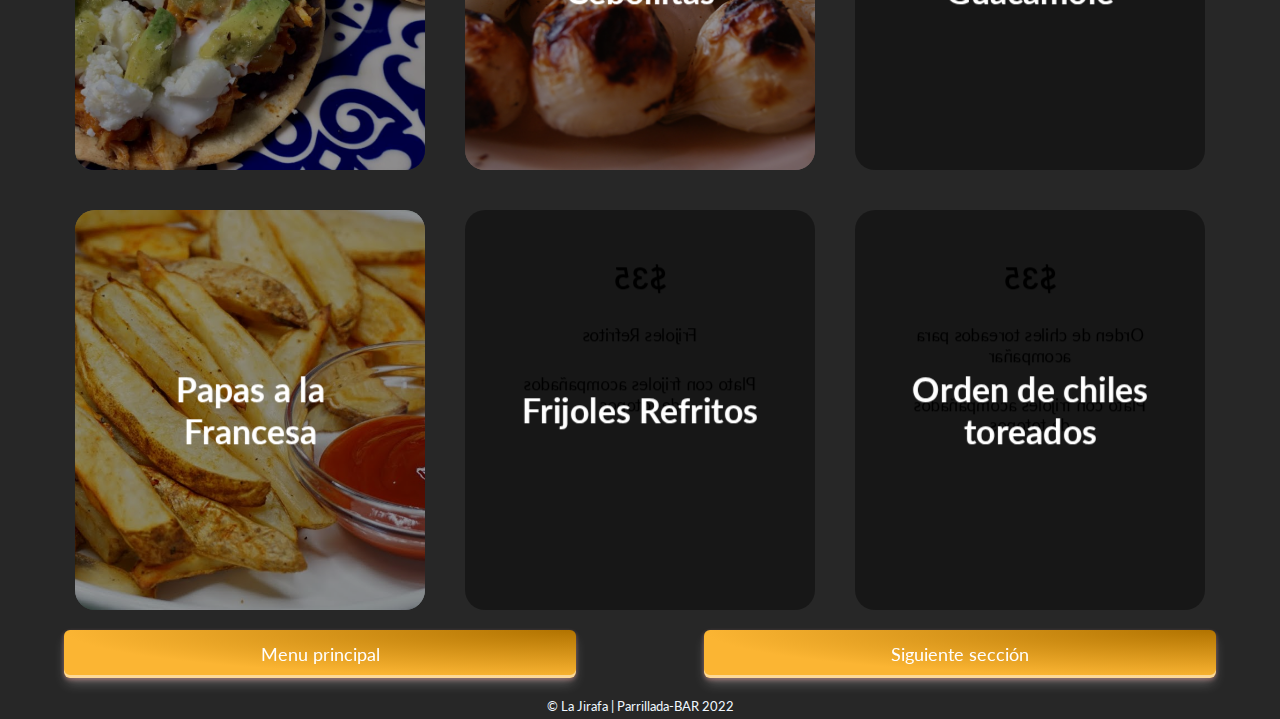
<file: entradas.html>
<!DOCTYPE html>
<html lang="en">
<head>
    <meta charset="UTF-8">
    <meta http-equiv="X-UA-Compatible" content="IE=edge">
    <meta name="viewport" content="width=device-width, initial-scale=1.0">
    <title>Menu Parrillada</title>
    <link rel="shortcut icon" type="image/png" href="assets/Logo.png">
    <link rel="stylesheet" href="css/style.css">
    <link rel="stylesheet" href="css/estilos.css">
</head>
<body>
    <header>
        <a href="index.html"><img src="assets/Logo.png" alt="La Jirafa Restaurante" id="logo"></a>
    </header>

    <main>

        <div class="container__card">

            <div class="card__father">
                <div class="card">
                    <div class="card__front" style="background-image: url(assets/Entradas/chalupas.jpg);">
                        <div class="bg"></div>
                        <div class="body__card_front">
                            <h1>Chalupas</h1>
                        </div>
                    </div>
                    <div class="card__back">
                        <div class="body__card_back">
                            <h1>$35</h1>
                            <p>Orden de # chalupas rojas, verdes, combinadas</p>
                            <h4>Extras</h4>
                            <ul>
                                <li>pollo: $35</li>
                                <li>carne de res: $40</li>
                            </ul>
                            <!--input type="button" value="Leer Más"-->
                        </div>
                    </div>
                </div>
            </div>

            <div class="card__father">
                <div class="card">
                    <div class="card__front" style="background-image: url(assets/Entradas/mollejas.jpg);">
                        <div class="bg"></div>
                        <div class="body__card_front">
                            <h1>Mollejas de Res</h1>
                        </div>
                    </div>
                    <div class="card__back">
                        <div class="body__card_back">
                            <h1>$120</h1>
                            <p>Deliciosas mollejas de res</p>
                            <p>Perfecto para acompañar con: ...</p>
                            <!--input type="button" value="Leer Más"-->
                        </div>
                    </div>
                </div>
            </div>

            <div class="card__father">
                <div class="card">
                    <div class="card__front" style="background-image: url(assets/Entradas/chistorra.jpg);">
                        <div class="bg"></div>
                        <div class="body__card_front">
                            <h1>Chistorra</h1>
                        </div>
                    </div>
                    <div class="card__back">
                        <div class="body__card_back">
                            <h1>$65</h1>
                            <p>Chistorra , ...</p>
                            <!--input type="button" value="Leer Más"-->
                        </div>
                    </div>
                </div>
            </div>

            <div class="card__father">
                <div class="card">
                    <div class="card__front" style="background-image: url(assets/Entradas/tostadas.jpg);">
                        <div class="bg"></div>
                        <div class="body__card_front">
                            <h1>Tostadas de pollo</h1>
                        </div>
                    </div>
                    <div class="card__back">
                        <div class="body__card_back">
                            <h1>$65</h1>
                            <p>Crujientes tostadas de pollo</p>
                            <p>Acompañalas con crema / salsa</p>
                            <!--input type="button" value="Leer Más"-->
                        </div>
                    </div>
                </div>
            </div>

            <div class="card__father">
                <div class="card">
                    <div class="card__front" style="background-image: url(assets/Entradas/cebollitas.jpg);">
                        <div class="bg"></div>
                        <div class="body__card_front">
                            <h1>Orden de Cebollitas</h1>
                        </div>
                    </div>
                    <div class="card__back">
                        <div class="body__card_back">
                            <h1>$35</h1>
                            <p>Orden de cebollitas</p>
                            <p>Preparación: asadas con mantequilla</p>
                            <!--input type="button" value="Leer Más"-->
                        </div>
                    </div>
                </div>
            </div>

            <div class="card__father">
                <div class="card">
                    <div class="card__front" style="background-image: url(assets/Entradas/);">
                        <div class="bg"></div>
                        <div class="body__card_front">
                            <h1>Orden de Guacamole</h1>
                        </div>
                    </div>
                    <div class="card__back">
                        <div class="body__card_back">
                            <h1>$45</h1>
                            <p>Orden de guacamole</p>
                            <p>Rico guacamole con aguacate fresco y con un toque de crema/picante</p>
                            <!--input type="button" value="Leer Más"-->
                        </div>
                    </div>
                </div>
            </div>

            <div class="card__father">
                <div class="card">
                    <div class="card__front" style="background-image: url(assets/Entradas/papas.jpg);">
                        <div class="bg"></div>
                        <div class="body__card_front">
                            <h1>Papas a la Francesa</h1>
                        </div>
                    </div>
                    <div class="card__back">
                        <div class="body__card_back">
                            <h1>$40</h1>
                            <p>Papas ala francesa</p>
                            <p>Excelente entrada para acompañar, sazonadas con sal, pimienta, paprika</p>
                            <!--input type="button" value="Leer Más"-->
                        </div>
                    </div>
                </div>
            </div>

            <div class="card__father">
                <div class="card">
                    <div class="card__front" style="background-image: url(assets/Entradas/);">
                        <div class="bg"></div>
                        <div class="body__card_front">
                            <h1>Frijoles Refritos</h1>
                        </div>
                    </div>
                    <div class="card__back">
                        <div class="body__card_back">
                            <h1>$35</h1>
                            <p>Frijoles Refritos</p>
                            <p>Plato con frijoles acompañados de totopos</p>
                            <!--input type="button" value="Leer Más"-->
                        </div>
                    </div>
                </div>
            </div>

            <div class="card__father">
                <div class="card">
                    <div class="card__front" style="background-image: url(assets/Entradas/);">
                        <div class="bg"></div>
                        <div class="body__card_front">
                            <h1>Orden de chiles toreados</h1>
                        </div>
                    </div>
                    <div class="card__back">
                        <div class="body__card_back">
                            <h1>$35</h1>
                            <p>Orden de chiles toreados para acompañar</p>
                            <p>Plato con frijoles acompañados de totopos</p>
                            <!--input type="button" value="Leer Más"-->
                        </div>
                    </div>
                </div>
            </div>

        </div>

        <nav id="navegacion">
            <a href="index.html"><button class="button-29" role="button">Menu principal</button></a>
            <a href="pastas.html"><button class="button-29" role="button">Siguiente sección</button></a>
        </nav>

    </main>

    <footer>
        <small> © La Jirafa | Parrillada-BAR 2022</small>
    </footer>
</body>
</html>
</file>
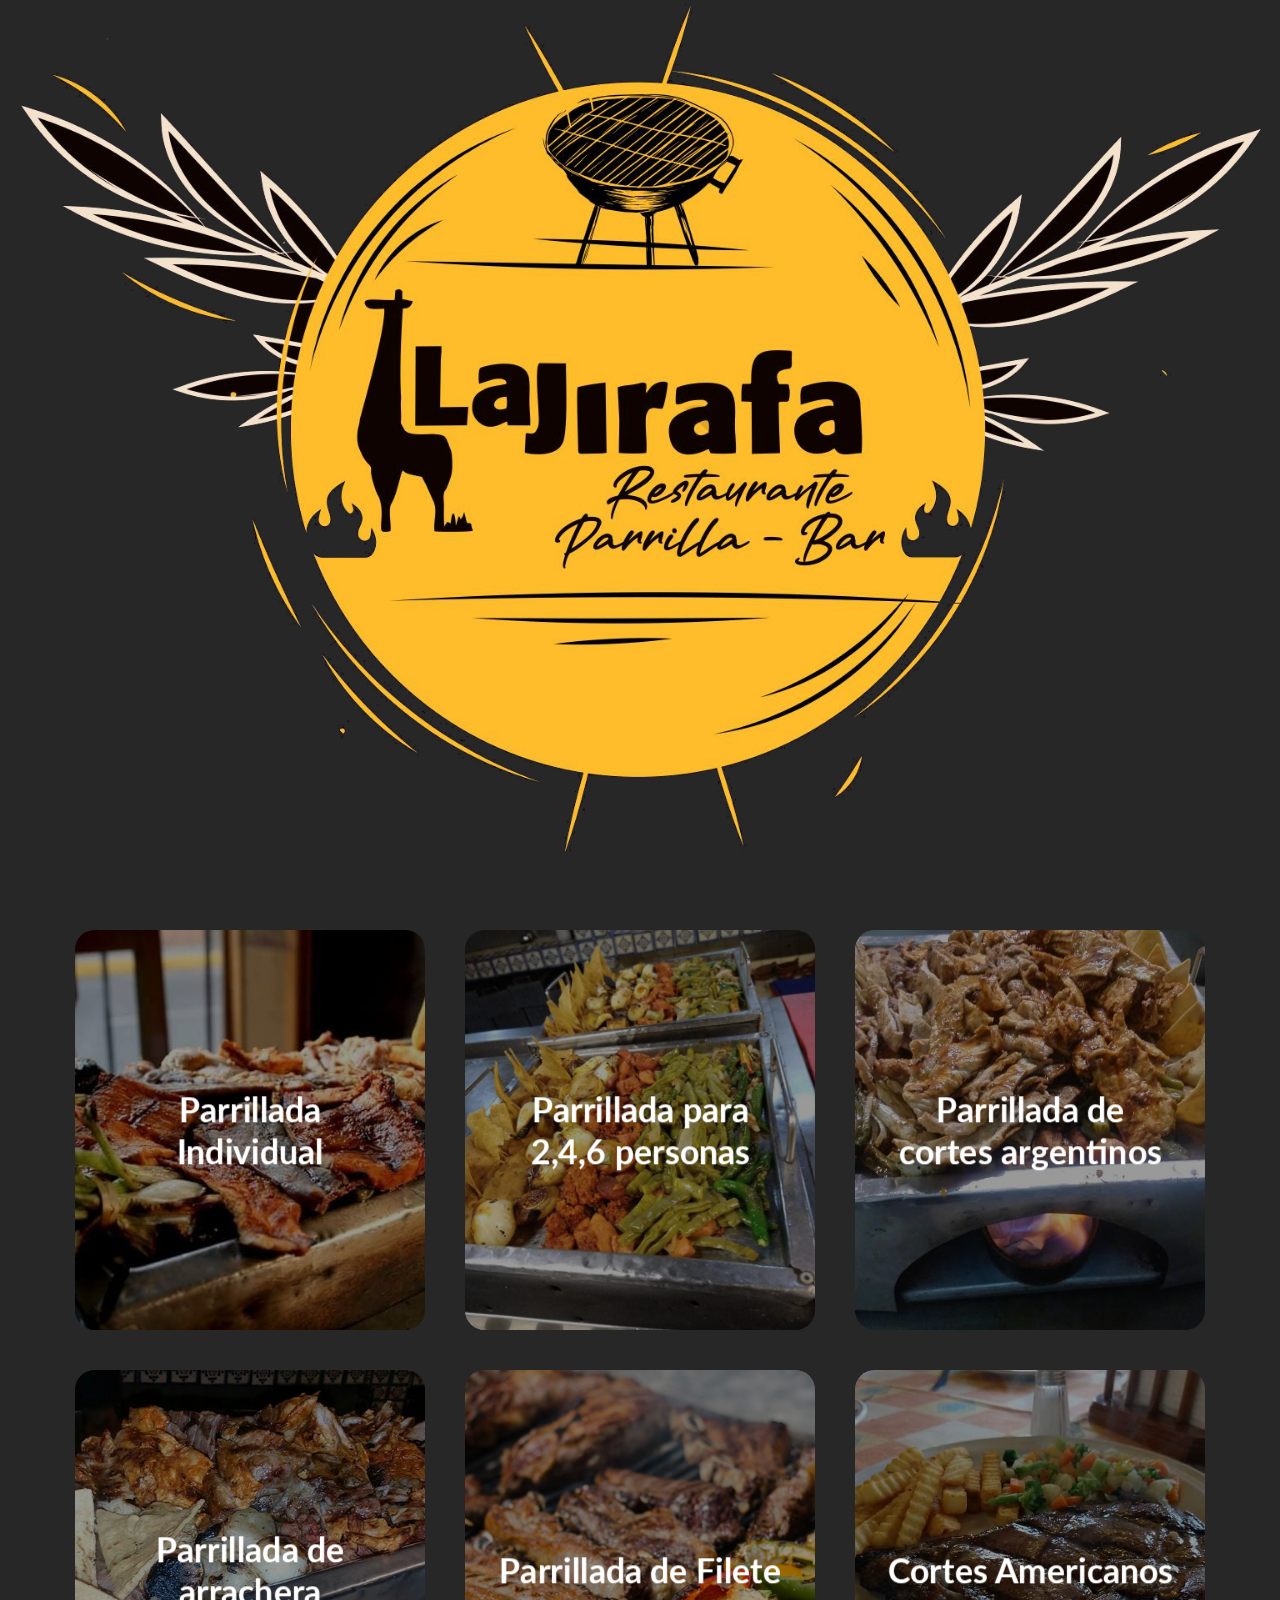
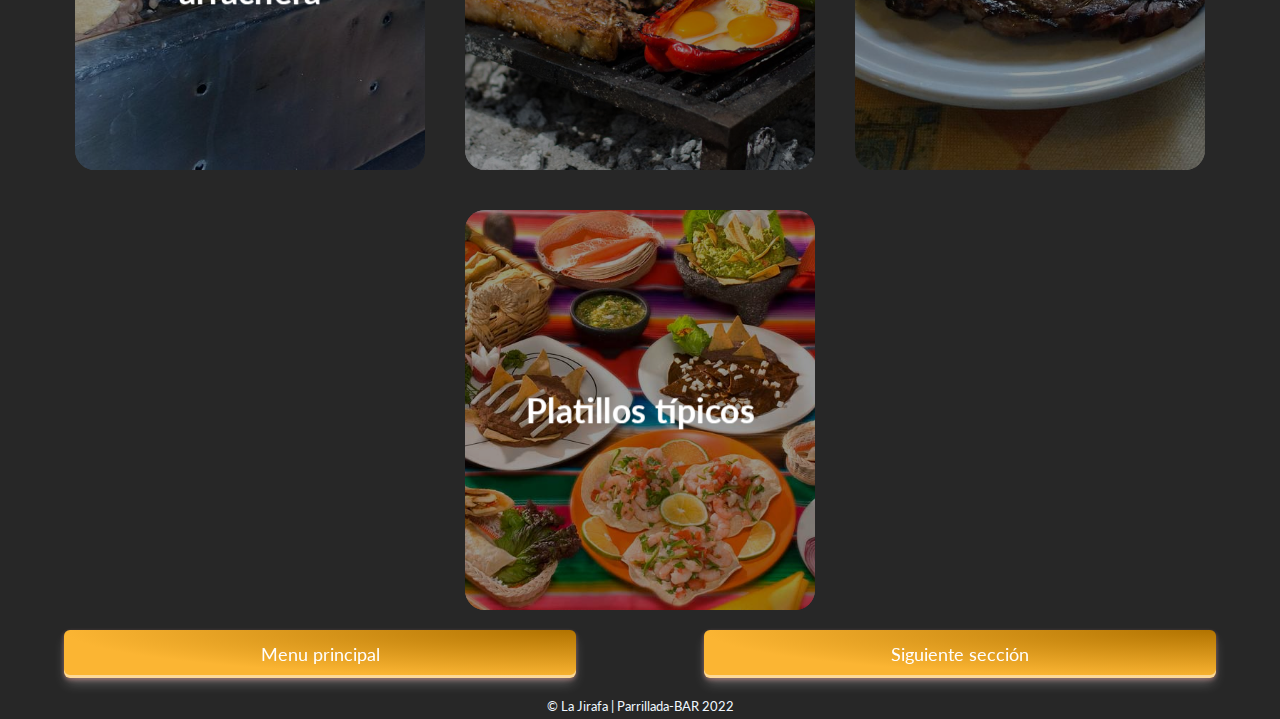
<file: parrilladas.html>
<!DOCTYPE html>
<html lang="en">
<head>
    <meta charset="UTF-8">
    <meta http-equiv="X-UA-Compatible" content="IE=edge">
    <meta name="viewport" content="width=device-width, initial-scale=1.0">
    <title>Menu Parrillada</title>
    <link rel="shortcut icon" type="image/png" href="assets/Logo.png">
    <link rel="stylesheet" href="css/style.css">
    <link rel="stylesheet" href="css/estilos.css">
</head>
<body>
    <header>
        <a href="index.html"><img src="assets/Logo.png" alt="La Jirafa Restaurante" id="logo"></a>
    </header>

    <main>

        <div class="container__card">

            <div class="card__father">
                <div class="card">
                    <div class="card__front" style="background-image: url(assets/Parrilladas/individual.jpg);">
                        <div class="bg"></div>
                        <div class="body__card_front">
                            <h1>Parrillada Individual</h1>
                        </div>
                    </div>
                    <div class="card__back">
                        <div class="body__card_back">
                            <h1>$180</h1>
                            <p>Deliciosa parrillada para una persona al estilo la jirafa.</p>
                            <h4>Contiene</h4>
                            <ul>
                                <li>Lomo adobado</li>
                                <li>costilla de rosbeef</li>
                                <li>Chorizo</li>
                                <li>Salchicha</li>
                                <li>Cebollitas</li>
                                <li>Nopales</li>
                                <li>Frijoles refritos</li>
                                <li>Chiles toreados</li>
                            </ul>
                            <!--input type="button" value="Leer Más"-->
                        </div>
                    </div>
                </div>
            </div>

            <div class="card__father">
                <div class="card">
                    <div class="card__front" style="background-image: url(assets/Parrilladas/parrillada.jpg);">
                        <div class="bg"></div>
                        <div class="body__card_front">
                            <h1>Parrillada para 2,4,6 personas</h1>
                        </div>
                    </div>
                    <div class="card__back">
                        <div class="body__card_back">
                            <p>Excelente opcion que contiene, lomo adobado, chuleta, bistec de res, costillas, chorizos, salchicha, cebollitas, nopales, frijoles refritos y chiles toreados.</p>
                            <h4>Precios</h4>
                            <ul>
                                <li>Para 2 personas $320</li>
                                <li>Para 4 personas $520</li>
                                <li>Para 6 personas $740</li>
                            </ul>
                            <!--input type="button" value="Leer Más"-->
                        </div>
                    </div>
                </div>
            </div>

            <div class="card__father">
                <div class="card">
                    <div class="card__front" style="background-image: url(assets/Parrilladas/argentinos.jpg);">
                        <div class="bg"></div>
                        <div class="body__card_front">
                            <h1>Parrillada de cortes argentinos</h1>
                        </div>
                    </div>
                    <div class="card__back">
                        <div class="body__card_back">
                            <h1>$750</h1>
                            <p>Parrillada para 4 personas con cortes ...</p>
                            <!--input type="button" value="Leer Más"-->
                        </div>
                    </div>
                </div>
            </div>

            <div class="card__father">
                <div class="card">
                    <div class="card__front" style="background-image: url(assets/Parrilladas/arrachera.jpg);">
                        <div class="bg"></div>
                        <div class="body__card_front">
                            <h1>Parrillada de arrachera</h1>
                        </div>
                    </div>
                    <div class="card__back">
                        <div class="body__card_back">
                            <h1>$750</h1>
                            <p>Parrillada para amantes de la arrachera, contiene...</p>
                            <p>Acompañalas con crema / salsa</p>
                            <!--input type="button" value="Leer Más"-->
                        </div>
                    </div>
                </div>
            </div>

            <div class="card__father">
                <div class="card">
                    <div class="card__front" style="background-image: url(assets/Parrilladas/filete.jpg);">
                        <div class="bg"></div>
                        <div class="body__card_front">
                            <h1>Parrillada de Filete</h1>
                        </div>
                    </div>
                    <div class="card__back">
                        <div class="body__card_back">
                            <h1>$750</h1>
                            <p>Parrillada para 4 personas con....</p>
                            <p>Preparación: asadas con mantequilla</p>
                            <!--input type="button" value="Leer Más"-->
                        </div>
                    </div>
                </div>
            </div>

            <div class="card__father">
                <div class="card">
                    <div class="card__front" style="background-image: url(assets/Parrilladas/americano.jpg);">
                        <div class="bg"></div>
                        <div class="body__card_front">
                            <h1>Cortes Americanos</h1>
                        </div>
                    </div>
                    <div class="card__back">
                        <div class="body__card_back">
                            <p>Jugosos Cortes importados de primera calidad de 300grs. Acompañado de papas francesas y verduras a la mantequilla.</p>
                            <h4>Precios</h4>
                            <ul>
                                <li>Top sirloin $220</li>
                                <li>Rib Eye $250</li>
                                <li>Rib Steak $220</li>
                            </ul>
                            <!--input type="button" value="Leer Más"-->
                        </div>
                    </div>
                </div>
            </div>

            <div class="card__father">
                <div class="card">
                    <div class="card__front" style="background-image: url(assets/Parrilladas/tipicos.jpg);">
                        <div class="bg"></div>
                        <div class="body__card_front">
                            <h1>Platillos típicos</h1>
                        </div>
                    </div>
                    <div class="card__back">
                        <div class="body__card_back">
                            <h4>Precios</h4>
                            <ul>
                                <li>Mole Poblano con Pechuga $170</li>
                                <li>Enchiladas de Mole $140</li>
                                <li>Molcajete de: Costilla y lomo adobado con salsa verde o roja,queso,nopal,cilantro y salsa inglesa. $160</li>
                            </ul>
                            <!--input type="button" value="Leer Más"-->
                        </div>
                    </div>
                </div>
            </div>

        </div>

        <nav id="navegacion">
            <a href="index.html"><button class="button-29" role="button">Menu principal</button></a>
            <a href="cortes.html"><button class="button-29" role="button">Siguiente sección</button></a>
        </nav>

    </main>

    <footer>
        <small> © La Jirafa | Parrillada-BAR 2022</small>
    </footer>
</body>
</html>
</file>
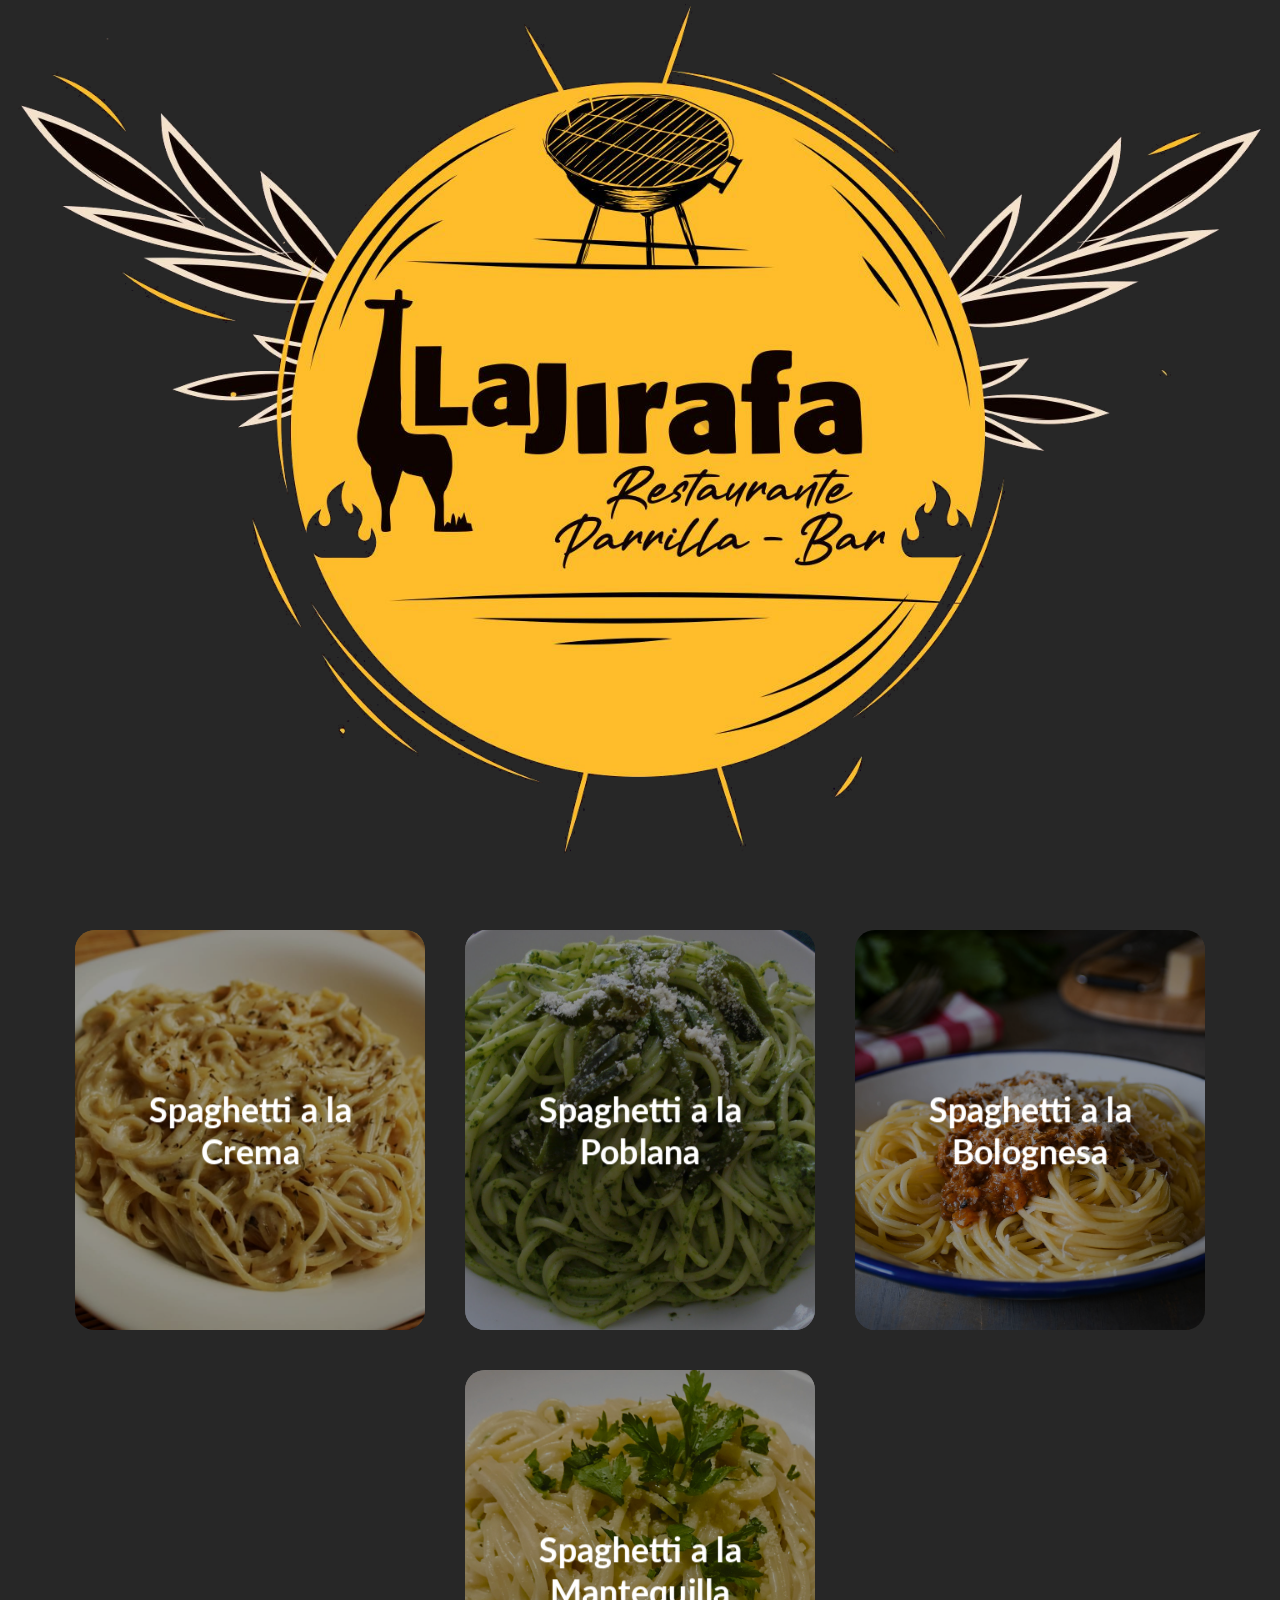
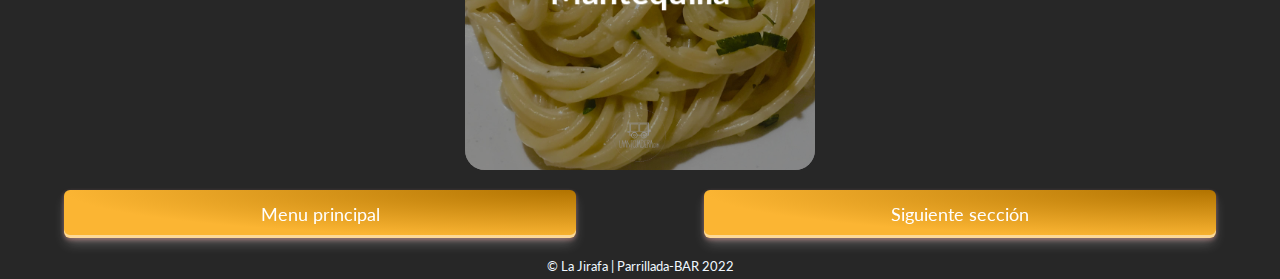
<file: pastas.html>
<!DOCTYPE html>
<html lang="en">
<head>
    <meta charset="UTF-8">
    <meta http-equiv="X-UA-Compatible" content="IE=edge">
    <meta name="viewport" content="width=device-width, initial-scale=1.0">
    <title>Menu Parrillada</title>
    <link rel="shortcut icon" type="image/png" href="assets/Logo.png">
    <link rel="stylesheet" href="css/style.css">
    <link rel="stylesheet" href="css/estilos.css">
</head>
<body>
    <header>
        <a href="index.html"><img src="assets/Logo.png" alt="La Jirafa Restaurante" id="logo"></a>
    </header>

    <main>

        <div class="container__card">

            <div class="card__father">
                <div class="card">
                    <div class="card__front" style="background-image: url(assets/Pasta/spaghetti.jpg);">
                        <div class="bg"></div>
                        <div class="body__card_front">
                            <h1>Spaghetti a la Crema</h1>
                        </div>
                    </div>
                    <div class="card__back">
                        <div class="body__card_back">
                            <h1>$45</h1>
                            <p>Deliciosa pasta a la crema</p>
                            <h4>tipos de pasta</h4>
                            <ul>
                                <li>Spaghetti</li>
                                <li>Tagliatelle</li>
                                <li>Fettuccine</li>
                                <li>Fusilli</li>
                            </ul>
                            <!--input type="button" value="Leer Más"-->
                        </div>
                    </div>
                </div>
            </div>

            <div class="card__father">
                <div class="card">
                    <div class="card__front" style="background-image: url(assets/Pasta/poblana.jpg);">
                        <div class="bg"></div>
                        <div class="body__card_front">
                            <h1>Spaghetti a la Poblana</h1>
                        </div>
                    </div>
                    <div class="card__back">
                        <div class="body__card_back">
                            <h1>$45</h1>
                            <p>Deliciosa pasta la poblana</p>
                            <h4>tipos de pasta</h4>
                            <ul>
                                <li>Spaghetti</li>
                                <li>Tagliatelle</li>
                                <li>Fettuccine</li>
                                <li>Fusilli</li>
                            </ul>
                            <!--input type="button" value="Leer Más"-->
                        </div>
                    </div>
                </div>
            </div>

            <div class="card__father">
                <div class="card">
                    <div class="card__front" style="background-image: url(assets/Pasta/bolognesa.jpg);">
                        <div class="bg"></div>
                        <div class="body__card_front">
                            <h1>Spaghetti a la Bolognesa</h1>
                        </div>
                    </div>
                    <div class="card__back">
                        <div class="body__card_back">
                            <h1>$50</h1>
                            <p>Deliciosa pasta a la bolognesa</p>
                            <h4>tipos de pasta</h4>
                            <ul>
                                <li>Spaghetti</li>
                                <li>Tagliatelle</li>
                                <li>Fettuccine</li>
                                <li>Fusilli</li>
                            </ul>
                            <!--input type="button" value="Leer Más"-->
                        </div>
                    </div>
                </div>
            </div>

            <div class="card__father">
                <div class="card">
                    <div class="card__front" style="background-image: url(assets/Pasta/mantequilla.jpg);">
                        <div class="bg"></div>
                        <div class="body__card_front">
                            <h1>Spaghetti a la Mantequilla</h1>
                        </div>
                    </div>
                    <div class="card__back">
                        <div class="body__card_back">
                            <h1>$45</h1>
                            <p>Deliciosa pasta a la mantequilla</p>
                            <h4>tipos de pasta</h4>
                            <ul>
                                <li>Spaghetti</li>
                                <li>Tagliatelle</li>
                                <li>Fettuccine</li>
                                <li>Fusilli</li>
                            </ul>
                            <!--input type="button" value="Leer Más"-->
                        </div>
                    </div>
                </div>
            </div>

        </div>

        <nav id="navegacion">
            <a href="index.html"><button class="button-29" role="button">Menu principal</button></a>
            <a href="ensaladas.html"><button class="button-29" role="button">Siguiente sección</button></a>
        </nav>

    </main>

    <footer>
        <small> © La Jirafa | Parrillada-BAR 2022</small>
    </footer>
</body>
</html>
</file>
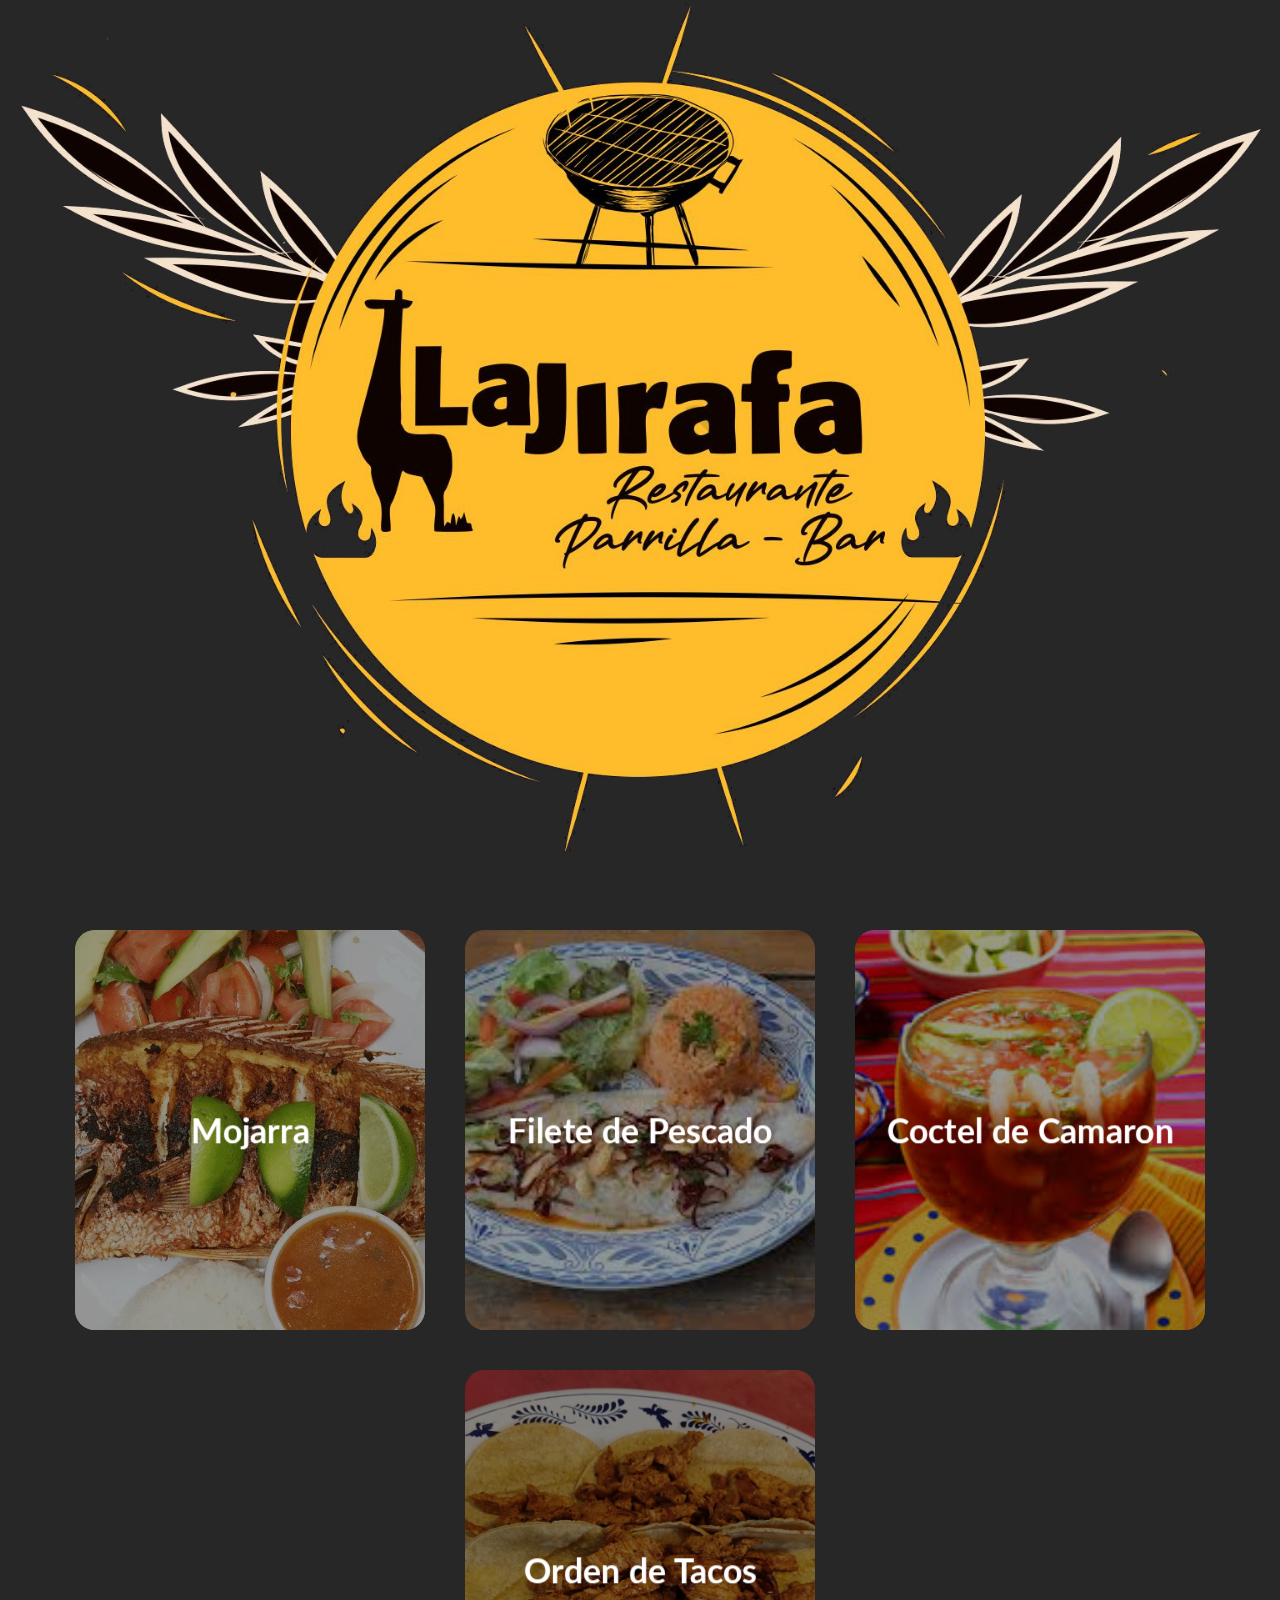
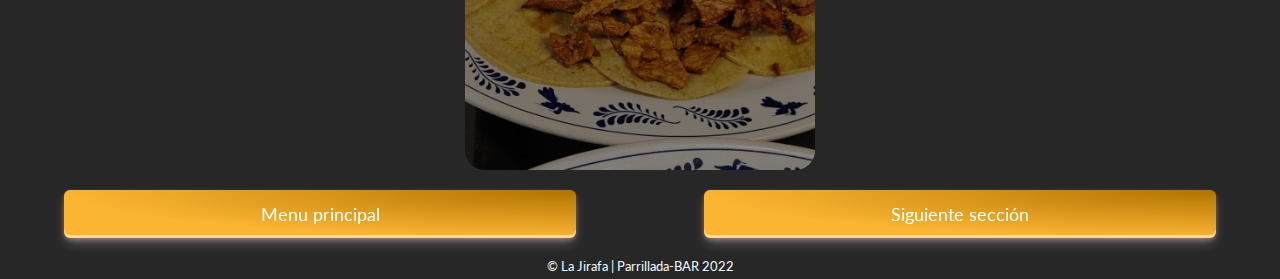
<file: pescados.html>
<!DOCTYPE html>
<html lang="en">
<head>
    <meta charset="UTF-8">
    <meta http-equiv="X-UA-Compatible" content="IE=edge">
    <meta name="viewport" content="width=device-width, initial-scale=1.0">
    <title>Menu Parrillada</title>
    <link rel="shortcut icon" type="image/png" href="assets/Logo.png">
    <link rel="stylesheet" href="css/style.css">
    <link rel="stylesheet" href="css/estilos.css">
</head>
<body>
    <header>
        <a href="index.html"><img src="assets/Logo.png" alt="La Jirafa Restaurante" id="logo"></a>
    </header>

    <main>

        <div class="container__card">

            <div class="card__father">
                <div class="card">
                    <div class="card__front" style="background-image: url(assets/Pescados_y_Mariscos/mojarra.jpg);">
                        <div class="bg"></div>
                        <div class="body__card_front">
                            <h1>Mojarra</h1>
                        </div>
                    </div>
                    <div class="card__back">
                        <div class="body__card_back">
                            <h1>$150</h1>
                            <p>Rica mojarra fresca</p>
                            <h4>Al gusto</h4>
                            <ul>
                                <li>Al mojo</li>
                                <li>Al ajillo</li>
                                <li>Enchipotlado</li>
                            </ul>
                            <!--input type="button" value="Leer Más"-->
                        </div>
                    </div>
                </div>
            </div>

            <div class="card__father">
                <div class="card">
                    <div class="card__front" style="background-image: url(assets/Pescados_y_Mariscos/filete.jpg);">
                        <div class="bg"></div>
                        <div class="body__card_front">
                            <h1>Filete de Pescado</h1>
                        </div>
                    </div>
                    <div class="card__back">
                        <div class="body__card_back">
                            <h1>$150</h1>
                            <p>Rico filete de pescado</p>
                            <h4>Al gusto</h4>
                            <ul>
                                <li>Al mojo</li>
                                <li>Al ajillo</li>
                                <li>Enchipotlado</li>
                                <li>Empanizado</li>
                            </ul>
                            <!--input type="button" value="Leer Más"-->
                        </div>
                    </div>
                </div>
            </div>

            <div class="card__father">
                <div class="card">
                    <div class="card__front" style="background-image: url(assets/Pescados_y_Mariscos/coctel.jpg);">
                        <div class="bg"></div>
                        <div class="body__card_front">
                            <h1>Coctel de Camaron</h1>
                        </div>
                    </div>
                    <div class="card__back">
                        <div class="body__card_back">
                            <ul>
                                <li>Contel Chico $90</li>
                                <li>Coctel Mediano $110</li>
                            </ul>
                            <!--input type="button" value="Leer Más"-->
                        </div>
                    </div>
                </div>
            </div>

            <div class="card__father">
                <div class="card">
                    <div class="card__front" style="background-image: url(assets/Pescados_y_Mariscos/tacos.jpg);">
                        <div class="bg"></div>
                        <div class="body__card_front">
                            <h1>Orden de Tacos</h1>
                        </div>
                    </div>
                    <div class="card__back">
                        <div class="body__card_back">
                            <h1>$72</h1>
                            <p>Orden de 6 tacos, Bisteck, Chorizo, Chuleta o Lomo adobado. Todos acompañados con nopales</p>
                            <!--input type="button" value="Leer Más"-->
                        </div>
                    </div>
                </div>
            </div>

        </div>

        <nav id="navegacion">
            <a href="index.html"><button class="button-29" role="button">Menu principal</button></a>
            <a href="postres.html"><button class="button-29" role="button">Siguiente sección</button></a>
        </nav>

    </main>

    <footer>
        <small> © La Jirafa | Parrillada-BAR 2022</small>
    </footer>
</body>
</html>
</file>
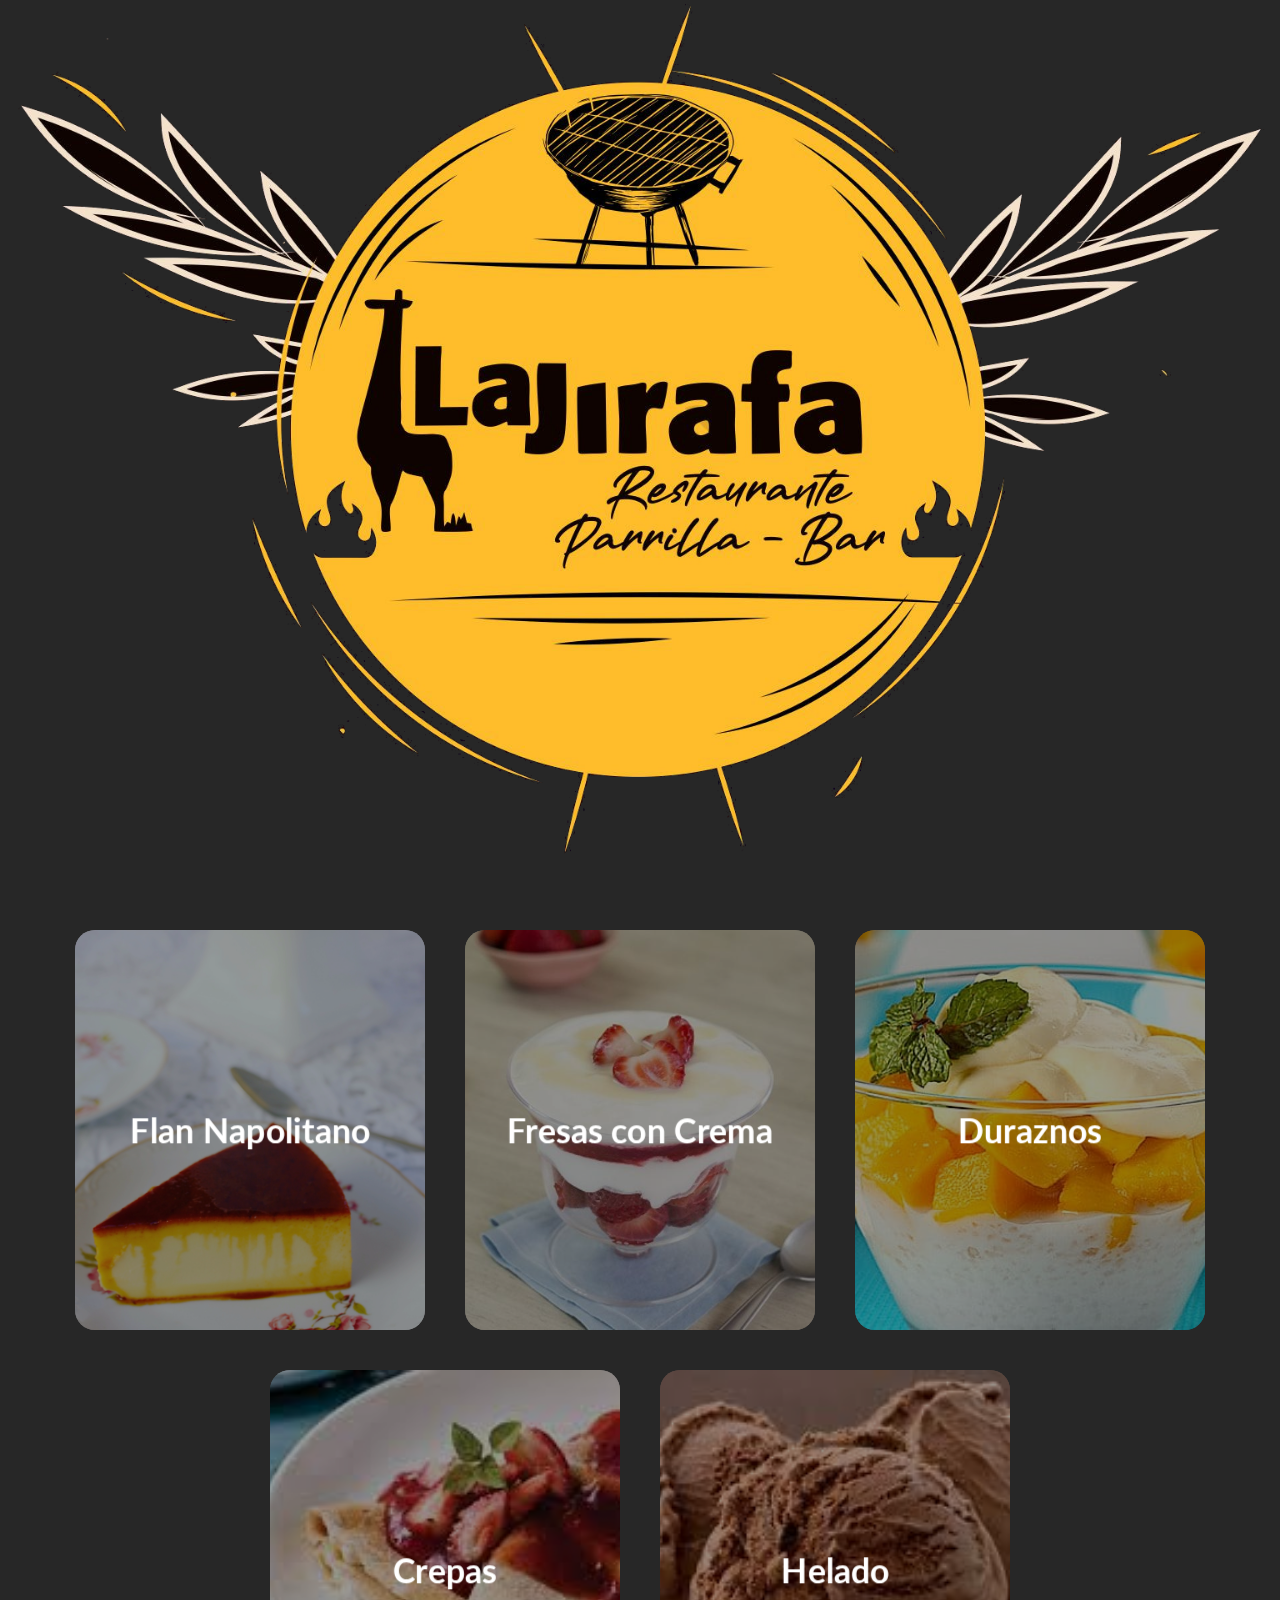
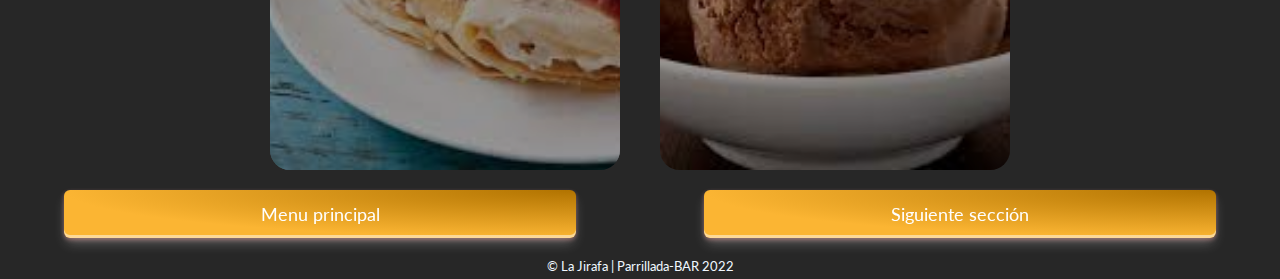
<file: postres.html>
<!DOCTYPE html>
<html lang="en">
<head>
    <meta charset="UTF-8">
    <meta http-equiv="X-UA-Compatible" content="IE=edge">
    <meta name="viewport" content="width=device-width, initial-scale=1.0">
    <title>Menu Parrillada</title>
    <link rel="shortcut icon" type="image/png" href="assets/Logo.png">
    <link rel="stylesheet" href="css/style.css">
    <link rel="stylesheet" href="css/estilos.css">
</head>
<body>
    <header>
        <a href="index.html"><img src="assets/Logo.png" alt="La Jirafa Restaurante" id="logo"></a>
    </header>

    <main>

        <div class="container__card">

            <div class="card__father">
                <div class="card">
                    <div class="card__front" style="background-image: url(assets/Postres/flan.jpg);">
                        <div class="bg"></div>
                        <div class="body__card_front">
                            <h1>Flan Napolitano</h1>
                        </div>
                    </div>
                    <div class="card__back">
                        <div class="body__card_back">
                            <h1>$32</h1>
                            <p>Delicioso flan napolitano un complemento perfecto.</p>
                            <!--input type="button" value="Leer Más"-->
                        </div>
                    </div>
                </div>
            </div>

            <div class="card__father">
                <div class="card">
                    <div class="card__front" style="background-image: url(assets/Postres/fresas.jpg);">
                        <div class="bg"></div>
                        <div class="body__card_front">
                            <h1>Fresas con Crema</h1>
                        </div>
                    </div>
                    <div class="card__back">
                        <div class="body__card_back">
                            <h1>$36</h1>
                            <p>Exquisitas fresas con crema, la opcion mas dulcemente saludable</p>
                            <!--input type="button" value="Leer Más"-->
                        </div>
                    </div>
                </div>
            </div>

            <div class="card__father">
                <div class="card">
                    <div class="card__front" style="background-image: url(assets/Postres/duraznos.jpg);">
                        <div class="bg"></div>
                        <div class="body__card_front">
                            <h1>Duraznos</h1>
                        </div>
                    </div>
                    <div class="card__back">
                        <div class="body__card_back">
                            <h1>$36</h1>
                            <p>En almibar, con crema o rompope elige como mas te guste.</p>
                            <!--input type="button" value="Leer Más"-->
                        </div>
                    </div>
                </div>
            </div>

            <div class="card__father">
                <div class="card">
                    <div class="card__front" style="background-image: url(assets/Postres/crepas.jpg);">
                        <div class="bg"></div>
                        <div class="body__card_front">
                            <h1>Crepas</h1>
                        </div>
                    </div>
                    <div class="card__back">
                        <div class="body__card_back">
                            <h1>$50</h1>
                            <p>Una rica opcion para compañar con un buen cafe. Chololate o cajeta.</p>
                            <!--input type="button" value="Leer Más"-->
                        </div>
                    </div>
                </div>
            </div>

            <div class="card__father">
                <div class="card">
                    <div class="card__front" style="background-image: url(assets/Postres/helado.jpg);">
                        <div class="bg"></div>
                        <div class="body__card_front">
                            <h1>Helado</h1>
                        </div>
                    </div>
                    <div class="card__back">
                        <div class="body__card_back">
                            <h1>$50</h1>
                            <p>3 bolas de helado. Varios sabores (preguntar por los sabores del día).</p>
                            <!--input type="button" value="Leer Más"-->
                        </div>
                    </div>
                </div>
            </div>

        </div>

        <nav id="navegacion">
            <a href="index.html"><button class="button-29" role="button">Menu principal</button></a>
            <a href="bebidas.html"><button class="button-29" role="button">Siguiente sección</button></a>
        </nav>

    </main>

    <footer>
        <small> © La Jirafa | Parrillada-BAR 2022</small>
    </footer>
</body>
</html>
</file>
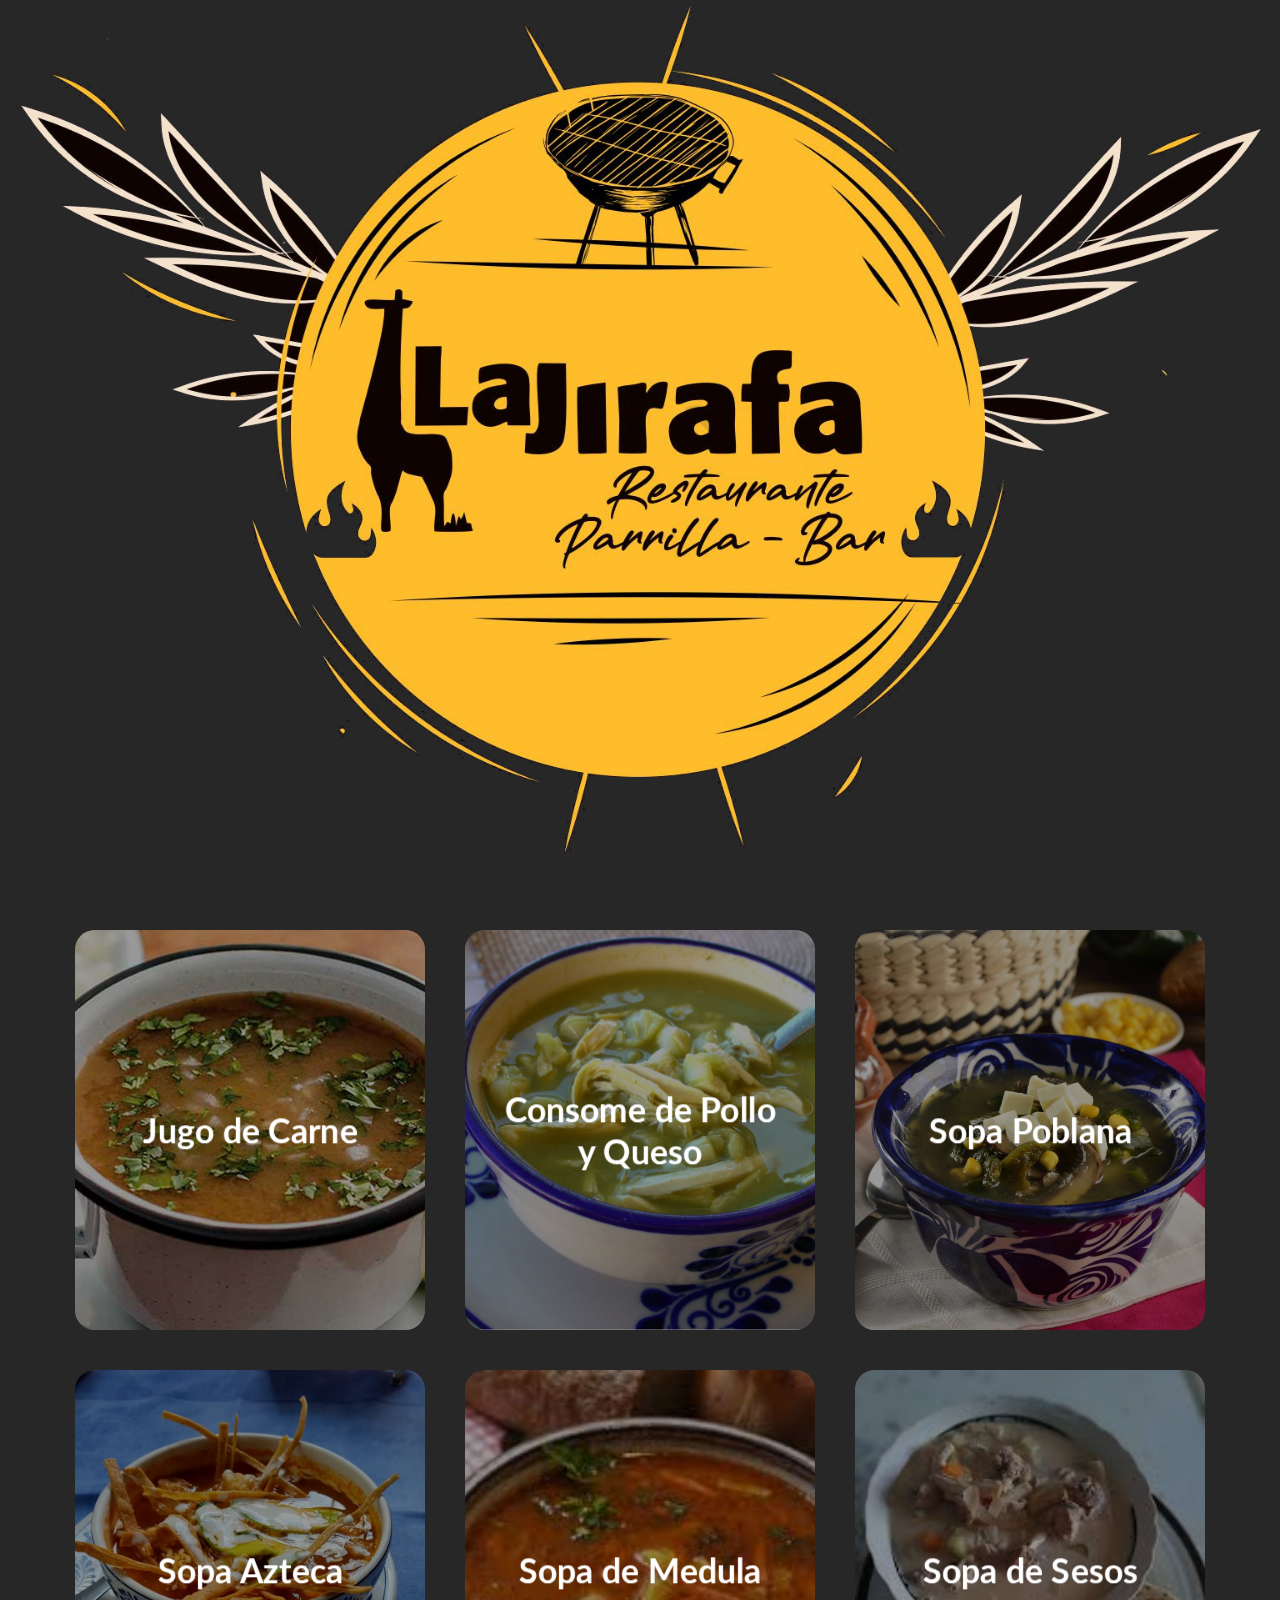
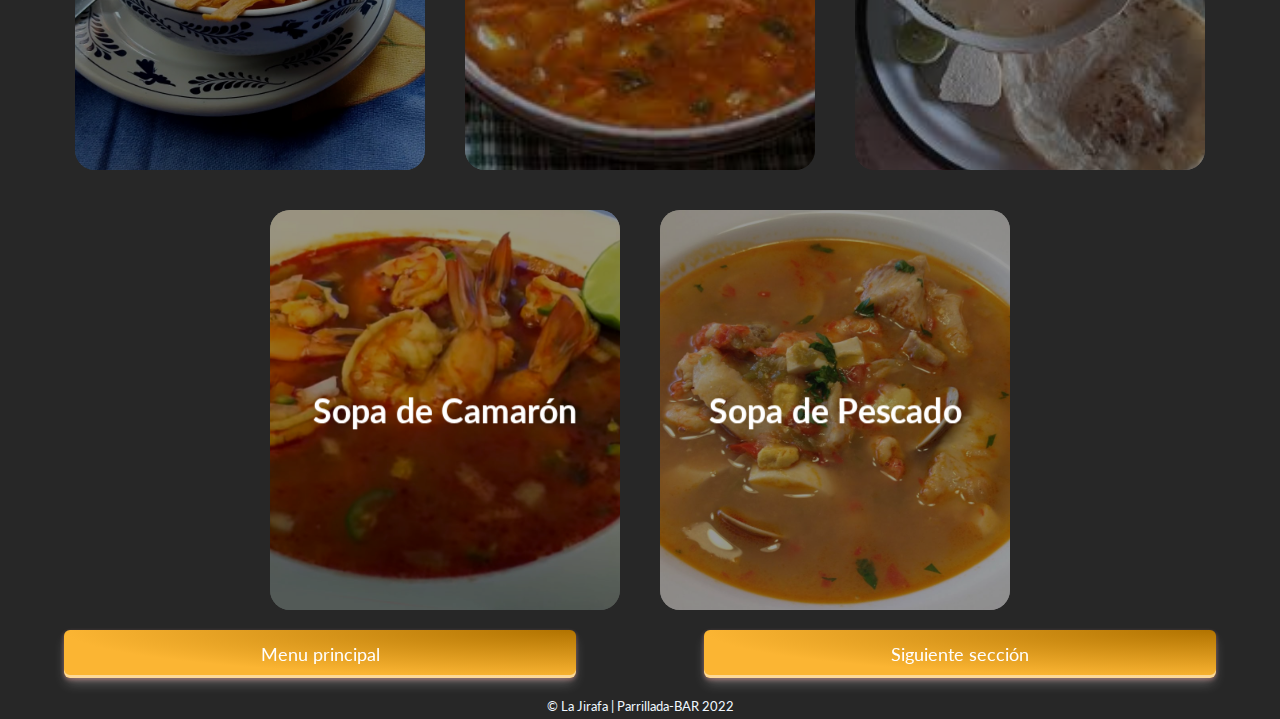
<file: sopas.html>
<!DOCTYPE html>
<html lang="en">
<head>
    <meta charset="UTF-8">
    <meta http-equiv="X-UA-Compatible" content="IE=edge">
    <meta name="viewport" content="width=device-width, initial-scale=1.0">
    <title>Menu Parrillada</title>
    <link rel="shortcut icon" type="image/png" href="assets/Logo.png">
    <link rel="stylesheet" href="css/style.css">
    <link rel="stylesheet" href="css/estilos.css">
</head>
<body>
    <header>
        <a href="index.html"><img src="assets/Logo.png" alt="La Jirafa Restaurante" id="logo"></a>
    </header>

    <main>

        <div class="container__card">

            <div class="card__father">
                <div class="card">
                    <div class="card__front" style="background-image: url(assets/Sopas_y_Cremas/jugo.jpg);">
                        <div class="bg"></div>
                        <div class="body__card_front">
                            <h1>Jugo de Carne</h1>
                        </div>
                    </div>
                    <div class="card__back">
                        <div class="body__card_back">
                            <h1>$60</h1>
                            <p>Delicioso caldo de jugo de carne</p>
                            <!--input type="button" value="Leer Más"-->
                        </div>
                    </div>
                </div>
            </div>

            <div class="card__father">
                <div class="card">
                    <div class="card__front" style="background-image: url(assets/Sopas_y_Cremas/consome.jpg);">
                        <div class="bg"></div>
                        <div class="body__card_front">
                            <h1>Consome de Pollo y Queso</h1>
                        </div>
                    </div>
                    <div class="card__back">
                        <div class="body__card_back">
                            <h1>$45</h1>
                            <p>Jugoso Consome de pollo y Queso</p>
                            <!--input type="button" value="Leer Más"-->
                        </div>
                    </div>
                </div>
            </div>

            <div class="card__father">
                <div class="card">
                    <div class="card__front" style="background-image: url(assets/Sopas_y_Cremas/poblana.jpg);">
                        <div class="bg"></div>
                        <div class="body__card_front">
                            <h1>Sopa Poblana</h1>
                        </div>
                    </div>
                    <div class="card__back">
                        <div class="body__card_back">
                            <h1>$45</h1>
                            <p>Rica sopa poblana</p>
                            <!--input type="button" value="Leer Más"-->
                        </div>
                    </div>
                </div>
            </div>

            <div class="card__father">
                <div class="card">
                    <div class="card__front" style="background-image: url(assets/Sopas_y_Cremas/azteca.jpg);">
                        <div class="bg"></div>
                        <div class="body__card_front">
                            <h1>Sopa Azteca</h1>
                        </div>
                    </div>
                    <div class="card__back">
                        <div class="body__card_back">
                            <h1>$45</h1>
                            <p>Deliciosa sopa azteca</p>
                            <!--input type="button" value="Leer Más"-->
                        </div>
                    </div>
                </div>
            </div>

            <div class="card__father">
                <div class="card">
                    <div class="card__front" style="background-image: url(assets/Sopas_y_Cremas/medula.jpg);">
                        <div class="bg"></div>
                        <div class="body__card_front">
                            <h1>Sopa de Medula</h1>
                        </div>
                    </div>
                    <div class="card__back">
                        <div class="body__card_back">
                            <h1>$90</h1>
                            <p>Exquisita sopa de medula</p>
                            <!--input type="button" value="Leer Más"-->
                        </div>
                    </div>
                </div>
            </div>

            <div class="card__father">
                <div class="card">
                    <div class="card__front" style="background-image: url(assets/Sopas_y_Cremas/sesos.jpg);">
                        <div class="bg"></div>
                        <div class="body__card_front">
                            <h1>Sopa de Sesos</h1>
                        </div>
                    </div>
                    <div class="card__back">
                        <div class="body__card_back">
                            <h1>$85</h1>
                            <p>Calientita sopa de sesos</p>
                            <!--input type="button" value="Leer Más"-->
                        </div>
                    </div>
                </div>
            </div>

            <div class="card__father">
                <div class="card">
                    <div class="card__front" style="background-image: url(assets/Sopas_y_Cremas/camaron.jpg);">
                        <div class="bg"></div>
                        <div class="body__card_front">
                            <h1>Sopa de Camarón</h1>
                        </div>
                    </div>
                    <div class="card__back">
                        <div class="body__card_back">
                            <h1>$120</h1>
                            <p>Sopa de camaron con sabor a playa</p>
                            <!--input type="button" value="Leer Más"-->
                        </div>
                    </div>
                </div>
            </div>

            <div class="card__father">
                <div class="card">
                    <div class="card__front" style="background-image: url(assets/Sopas_y_Cremas/pescado.jpg);">
                        <div class="bg"></div>
                        <div class="body__card_front">
                            <h1>Sopa de Pescado</h1>
                        </div>
                    </div>
                    <div class="card__back">
                        <div class="body__card_back">
                            <h1>$100</h1>
                            <p>Sopa de camaron para un frio de verano</p>
                            <!--input type="button" value="Leer Más"-->
                        </div>
                    </div>
                </div>
            </div>

        </div>

        <nav id="navegacion">
            <a href="index.html"><button class="button-29" role="button">Menu principal</button></a>
            <a href="parrilladas.html"><button class="button-29" role="button">Siguiente sección</button></a>
        </nav>

    </main>

    <footer>
        <small> © La Jirafa | Parrillada-BAR 2022</small>
    </footer>
</body>
</html>
</file>
<file: css/style.css>
*{
    margin: 0;
    padding: 0;
}

a{
  text-decoration: none;
  color: #FFF;
}

body{
  background: url('../assets/background.jpg') #000;
  background-attachment: fixed;
  background-repeat: no-repeat;
  background-position: center;
  background-size: cover;
}

button{
  font-size: 1.5em;
  width: 100%;  
}

.container{
    display: flex;
    align-items: center;
    justify-content: center;
    width: 100%;
    margin: 15px auto;
}

.vertical{
    flex-direction: column;
}

.horizontal{
    justify-content: space-evenly;
}

.aButon{
  width: 80%;
  margin: 0.3em;
  padding: 5px ;
  width: 80%;
  display: flex;
  justify-content: center;
  align-items: center;
}

.button-29 {
  align-items: center;
  appearance: none;
  background-image: radial-gradient(100% 100% at 100% 0, #b17300 0, #fbb533 100%);
  border: 0;
  border-radius: 6px;
  box-shadow: rgba(255, 168, 168, 0.4) 0 2px 4px,rgba(255, 255, 255, 0.3) 0 7px 13px -3px,rgba(254, 254, 254, 0.5) 0 -3px 0 inset;
  box-sizing: border-box;
  color: #fff;
  cursor: pointer;
  display: inline-flex;
  height: 48px;
  justify-content: center;
  line-height: 1;
  list-style: none;
  overflow: hidden;
  padding-left: 16px;
  padding-right: 16px;
  position: relative;
  text-align: left;
  text-decoration: none;
  transition: box-shadow .15s,transform .15s;
  user-select: none;
  -webkit-user-select: none;
  touch-action: manipulation;
  white-space: nowrap;
  will-change: box-shadow,transform;
  font-size: 18px;
}

.button-29:focus {
  box-shadow: #e0d53c 0 0 0 1.5px inset, rgba(66, 66, 35, 0.4) 0 2px 4px, rgba(66, 63, 35, 0.3) 0 7px 13px -3px, #dde03c 0 -3px 0 inset;
}

.button-29:hover {
  box-shadow: rgba(66, 58, 35, 0.4) 0 4px 8px, rgba(45, 35, 66, .3) 0 7px 13px -3px,rgb(224, 221, 60)0 0 -3px 0 inset;
  transform: translateY(-2px);
}

.button-29:active {
  box-shadow: #e03c3c 0 3px 7px inset;
  transform: translateY(2px);
}

.food{
  width: 5em; 
  border-radius: 10px;
}

.redes{
    width: 4em;
    margin-top: 10px;
}

.vacio{
  min-height: 800px;
}

.fondoOpaco{
  background: rgba(0, 0, 0, 0.692);

}

#logo{
    width: 100%;   
}

#navegacion{
  display: flex;
  justify-content: space-around;
}

#navegacion > *{
  width: 40%;
}
</file>
<file: css/estilos.css>
@import url('https://fonts.googleapis.com/css2?family=Lato:ital,wght@0,100;0,300;0,400;0,700;0,900;1,100;1,300;1,400;1,700;1,900&display=swap');

*{
    margin: 0;
    padding: 0;
    box-sizing: border-box;
    font-family: 'Lato', sans-serif;
}

body{
    background: rgb(39, 39, 39);
}

footer{
    display: flex;
    color: aliceblue;
    margin: 20px auto 5px;
    justify-content: center;
}

.container__card{
    max-width: 1200px;
    margin: auto;
    margin-top: 10px;
    perspective: 1000px;
    display: flex;
    justify-content: center;
    flex-wrap: wrap;
}

.card__father{
    margin: 20px;
    perspective: 1000px;
}

.card__father:hover .card{
    transform: rotateY(180deg);
}


.card{
    width: 350px;
    height: 400px;
    position: relative;
    transform-style: preserve-3d;
    transition: all 600ms;
}

.card__front{
    background-size: cover;
    background-position: center;
}


.card__front,
.card__back{
    width: 100%;
    height: 100%;
    position: absolute;
    top: 0;
    left: 0;
    backface-visibility: hidden;
    transform-style: preserve-3d;
    border-radius: 20px;
}

.card__back{
    transform: rotateY(180deg);
    background: white;
}

.body__card_front{
    width: 100%;
    height: 100%;
    text-align: center;
    padding: 40px;
    display: flex;
    justify-content: center;
    align-items: center;
    color: #fff;
    transform: translateZ(60px);
}

.bg{
    width: 100%;
    height: 100%;
    position: absolute;
    top: 0;
    left: 0;
    background: rgba(0,0,0,0.4);
    border-radius: 20px;
}

.body__card_back{
    padding: 40px;
    text-align: center;
    transform: translateZ(60px);
}

.body__card_back p{
    margin-top: 30px;
    font-size: 18px;
}

.body__card_back input{
    padding: 10px 40px;
    margin-top: 30px;
    font-size: 16px;
    cursor: pointer;
    border: none;
    color: white;
    background: #58B0F6;
    box-shadow: 1px 1px 30px -5px #58B0F6;
    border-radius: 10px;
    transition: box-shadow 600ms;
}

.body__card_back input:hover{
    box-shadow: 1px 1px 30px 0px #449de6;
}
</file>
